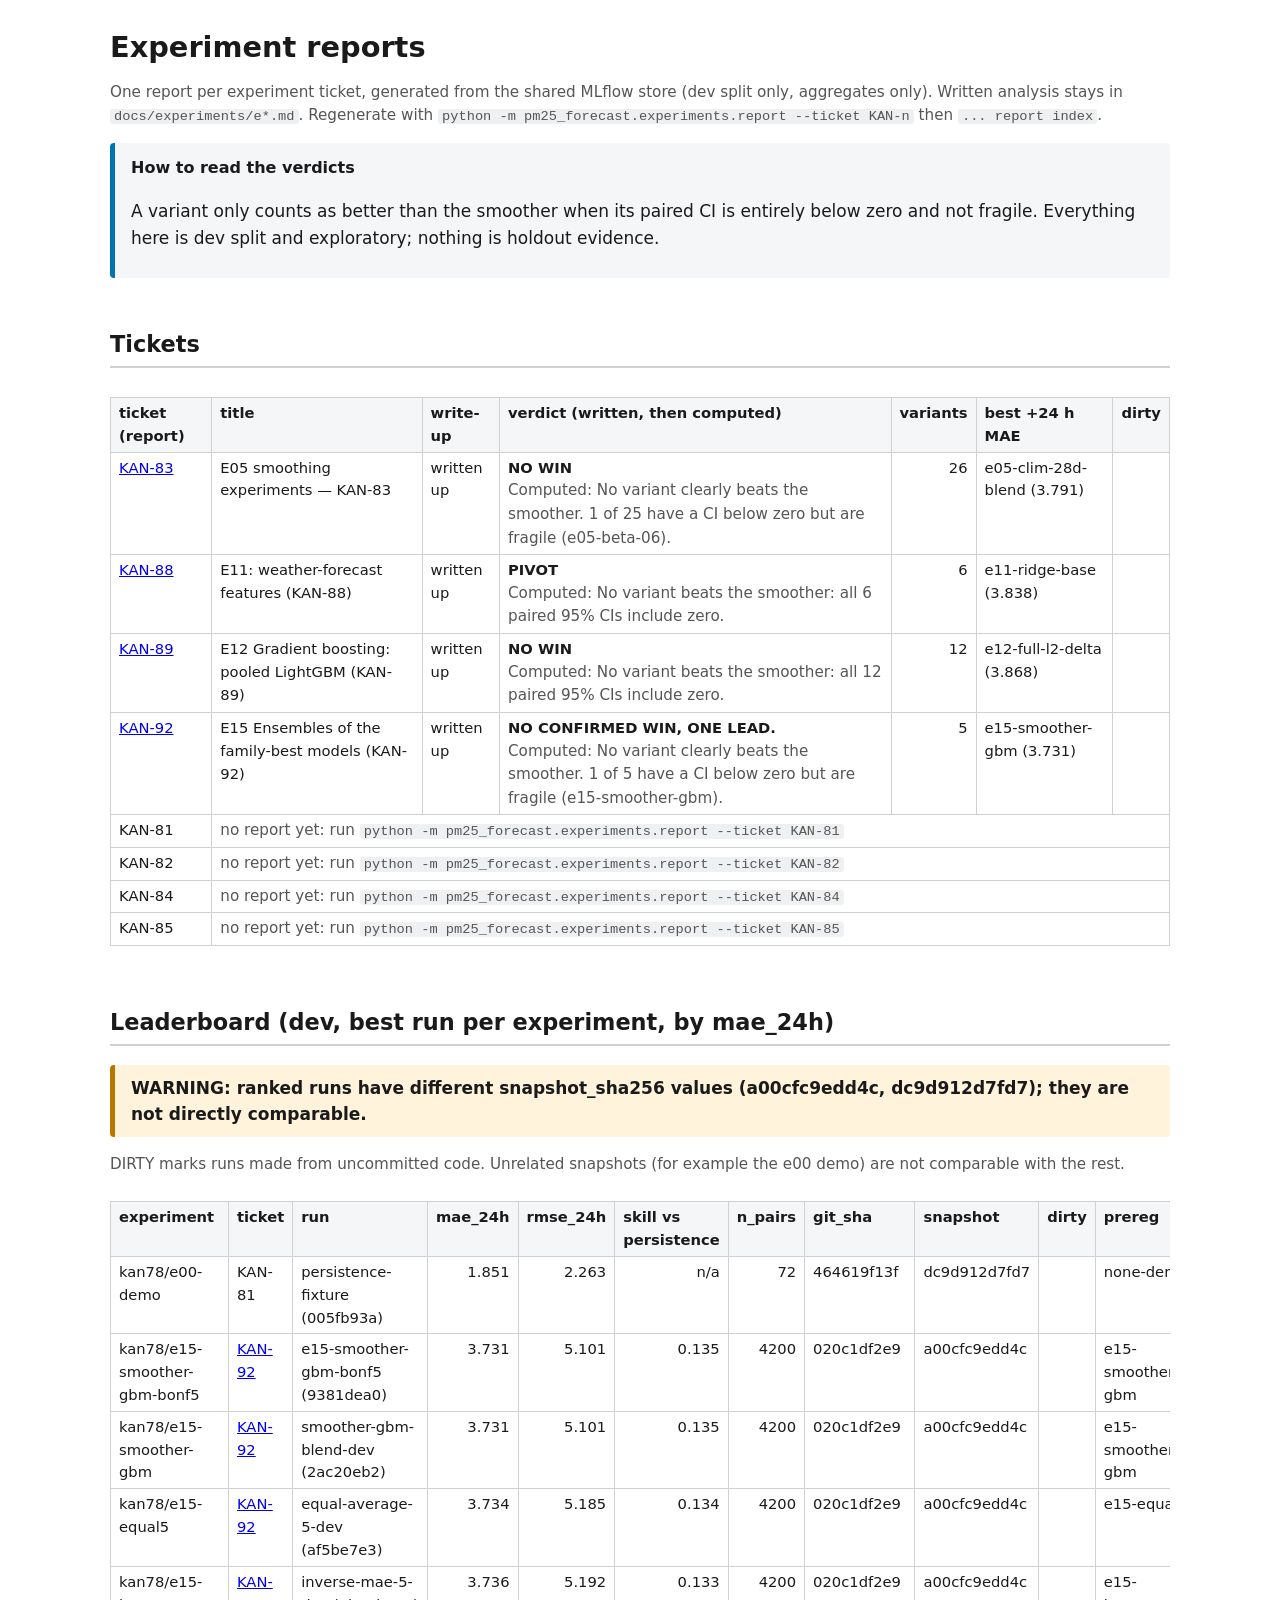
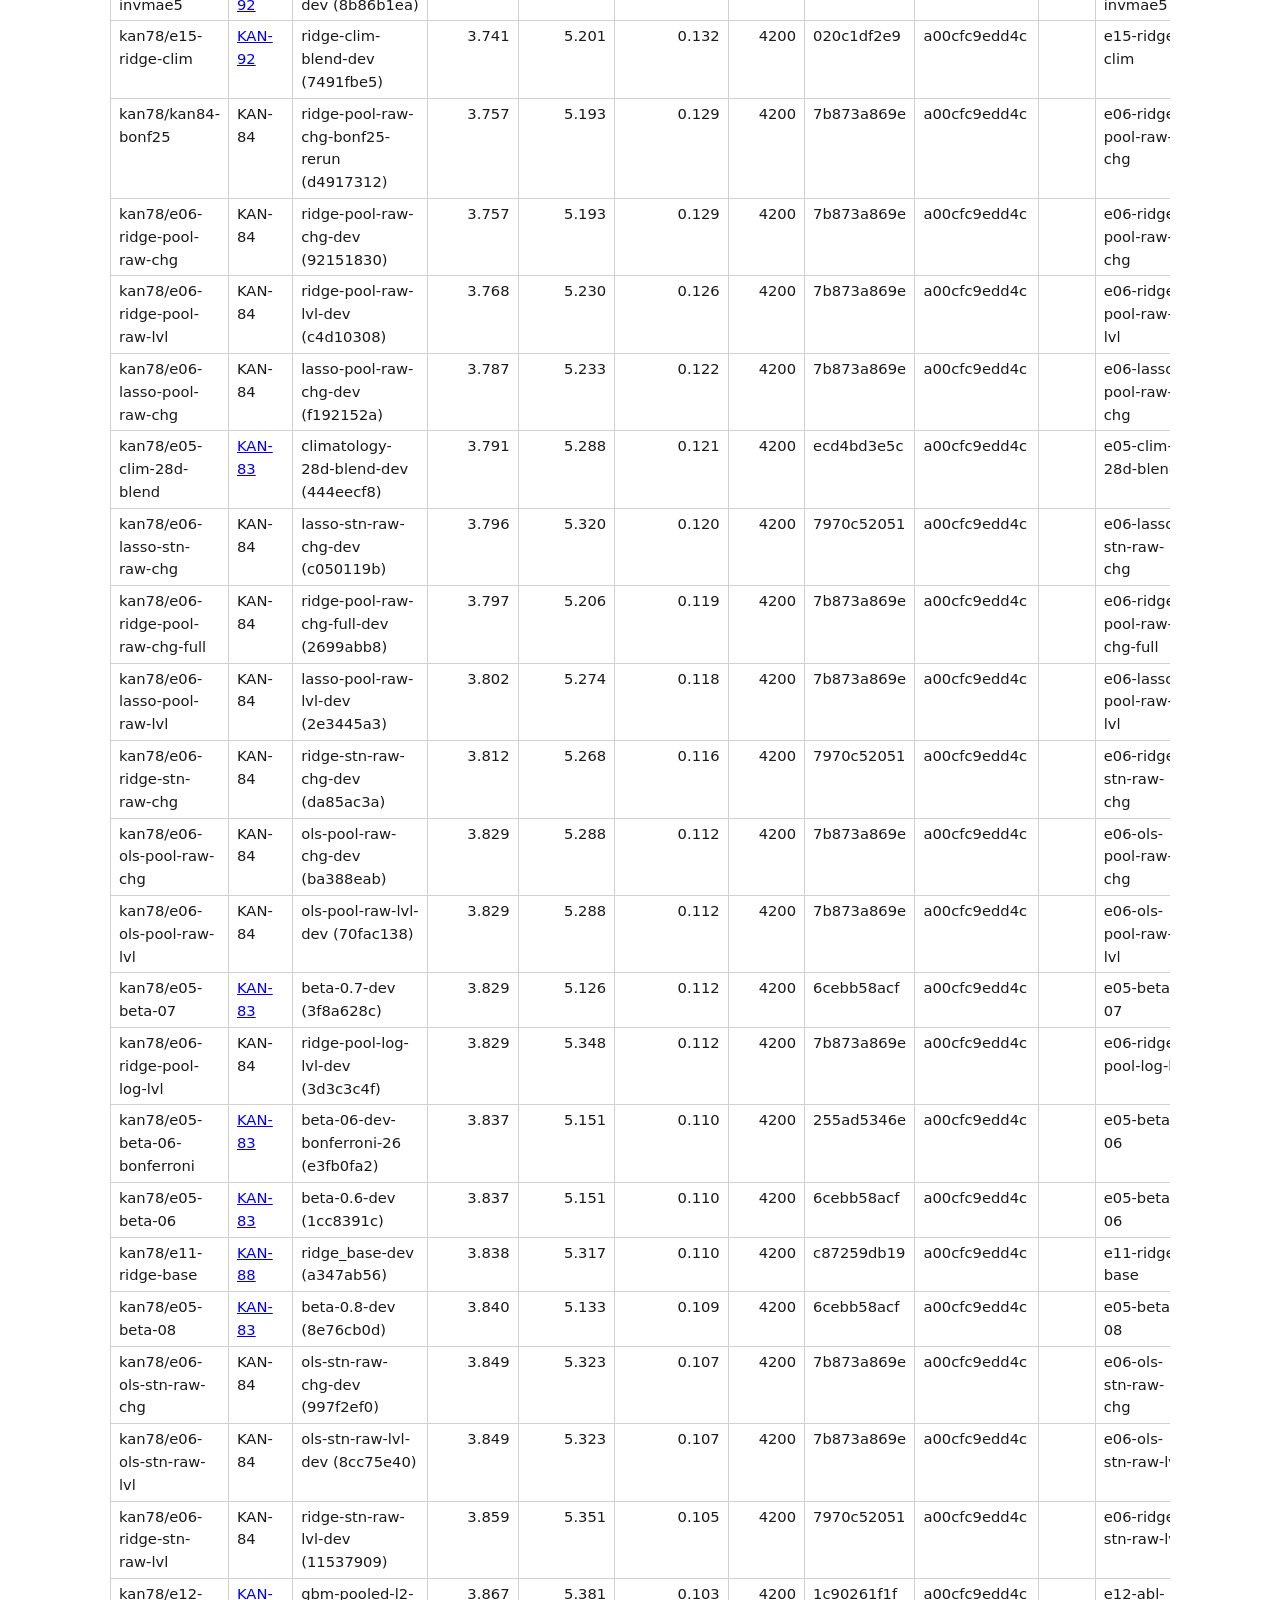
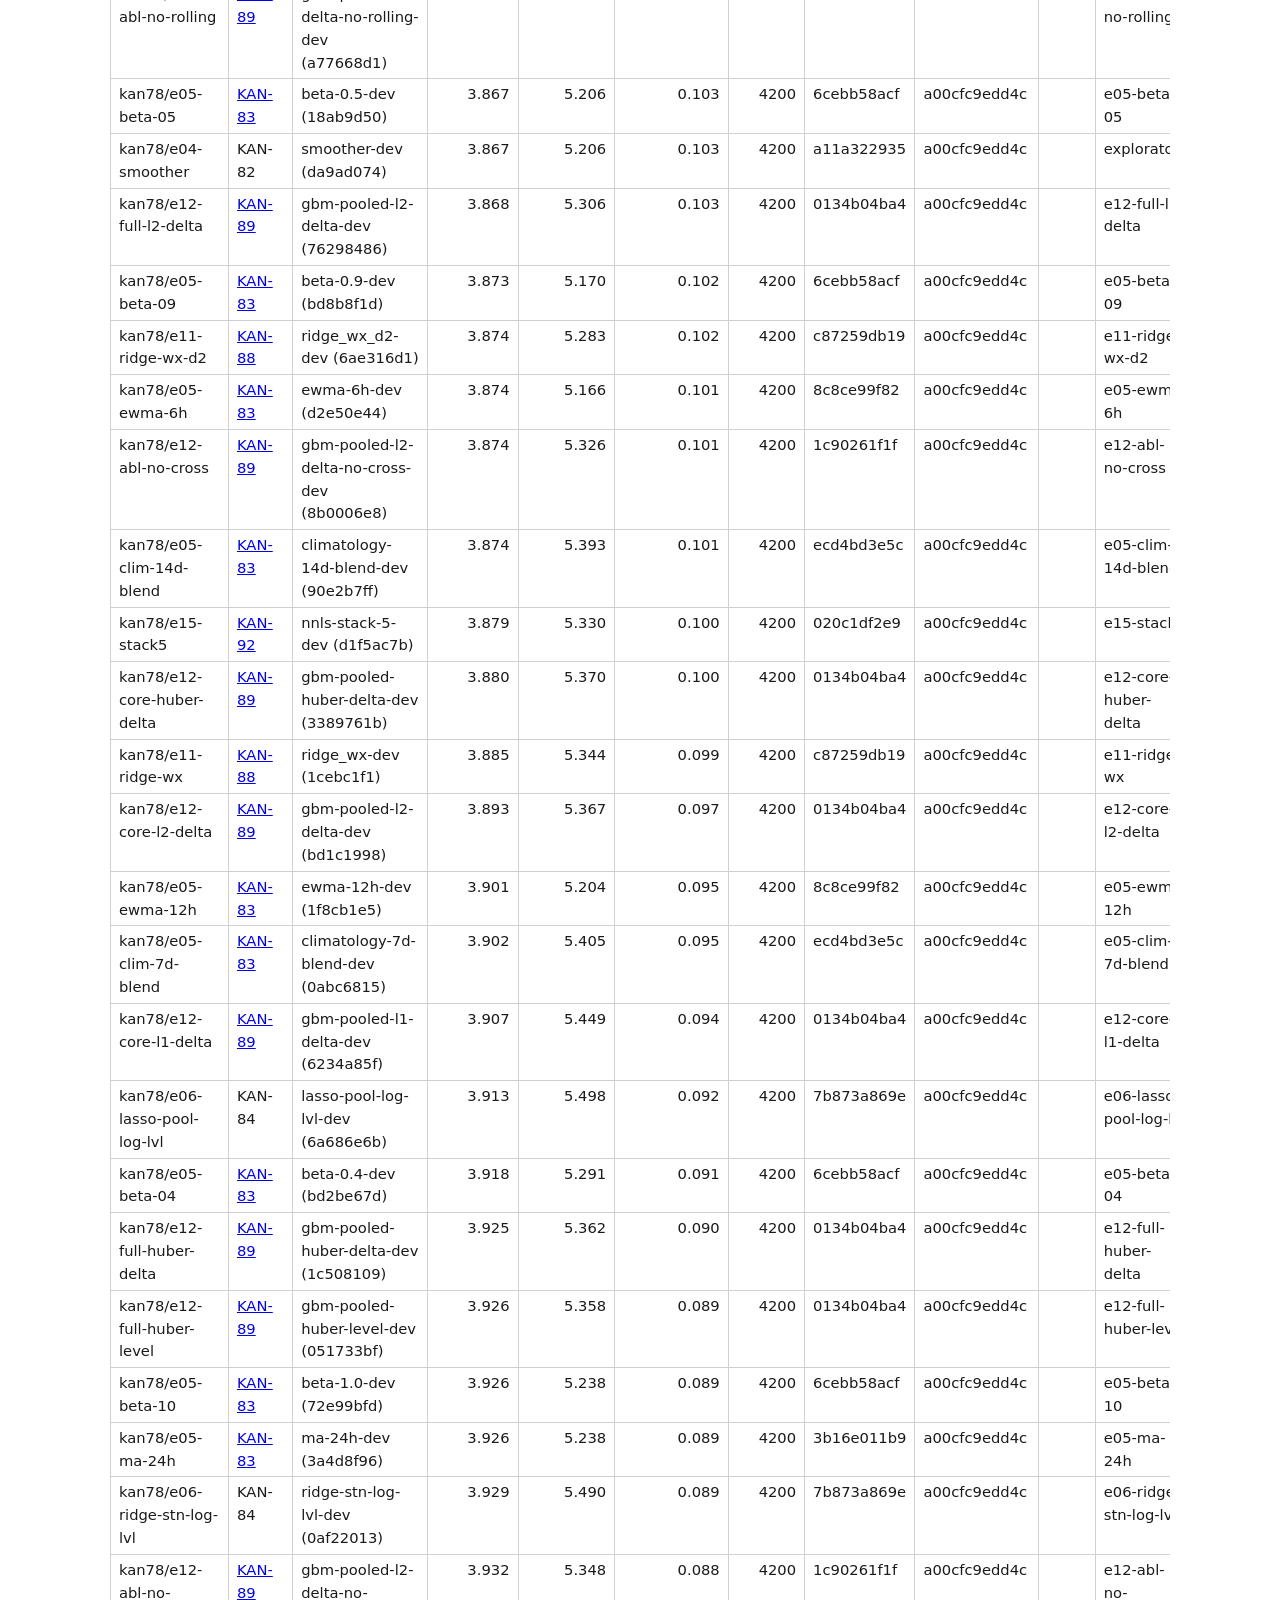
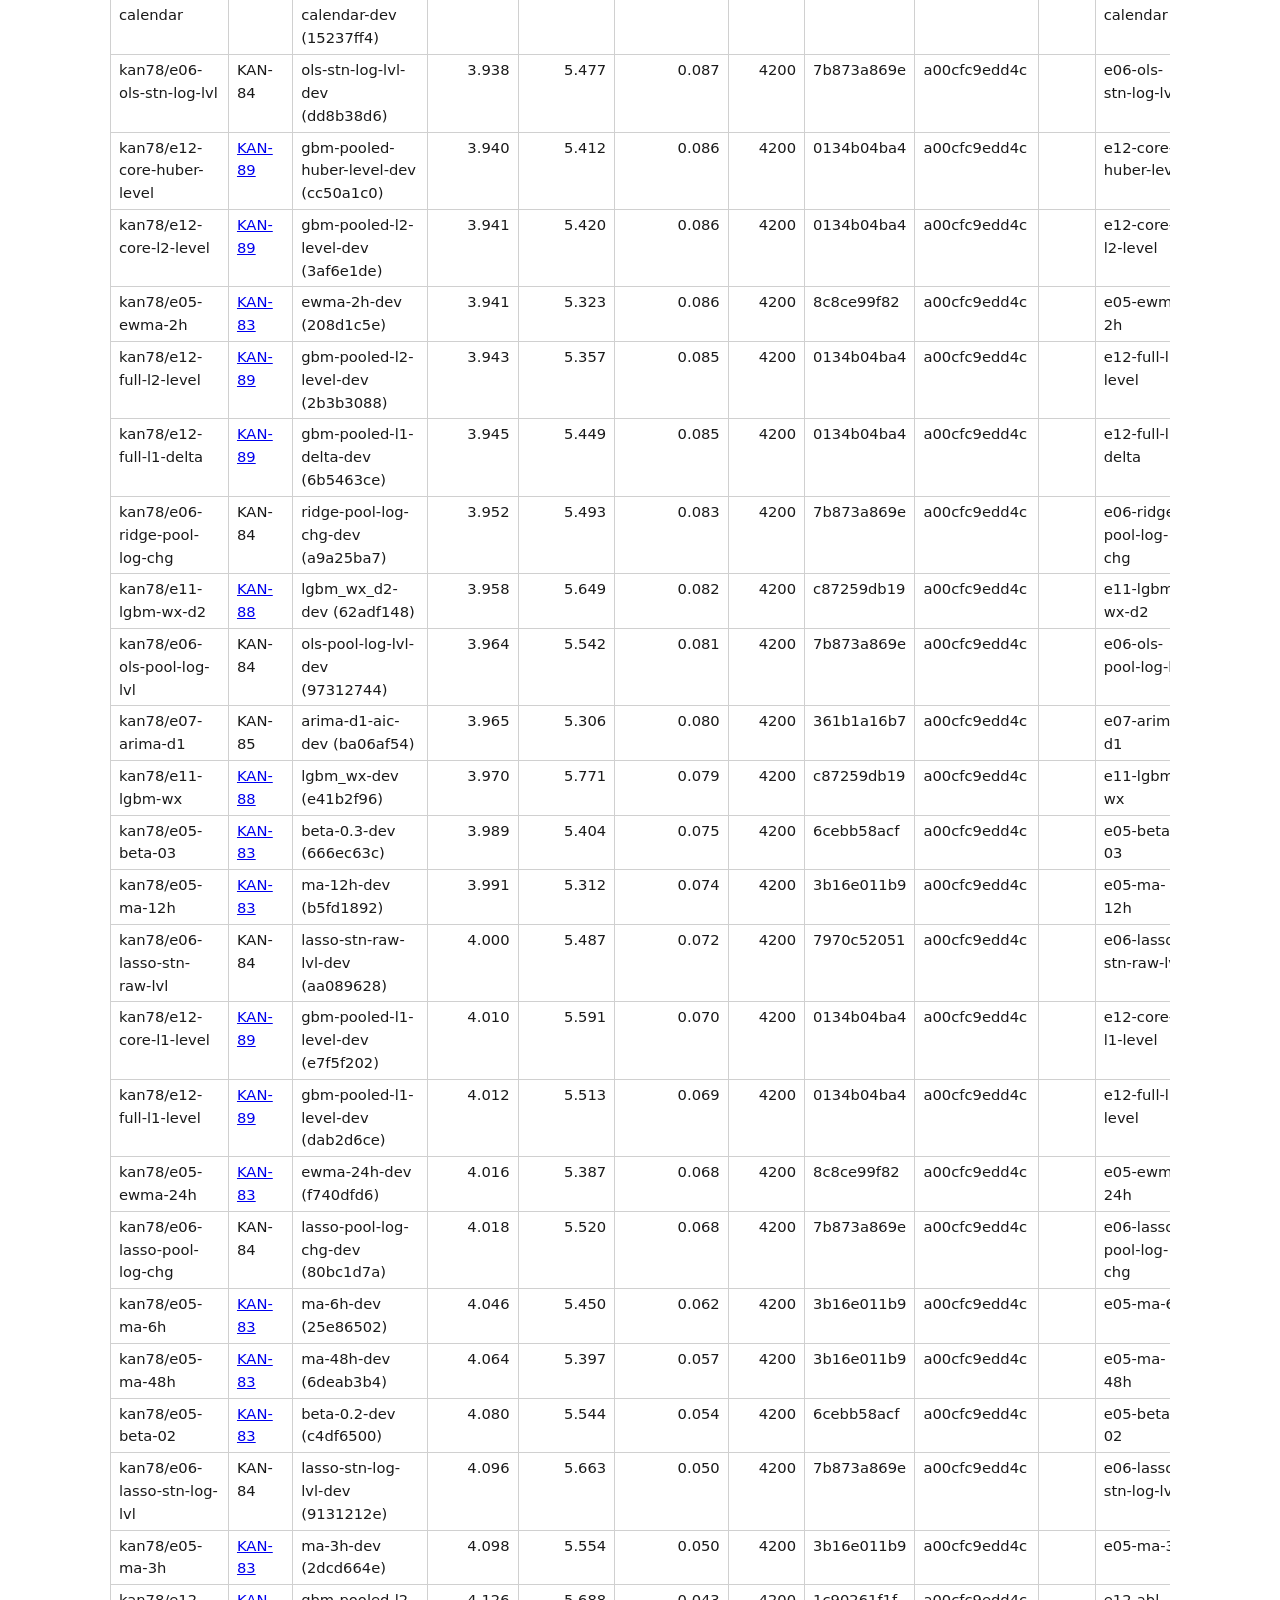
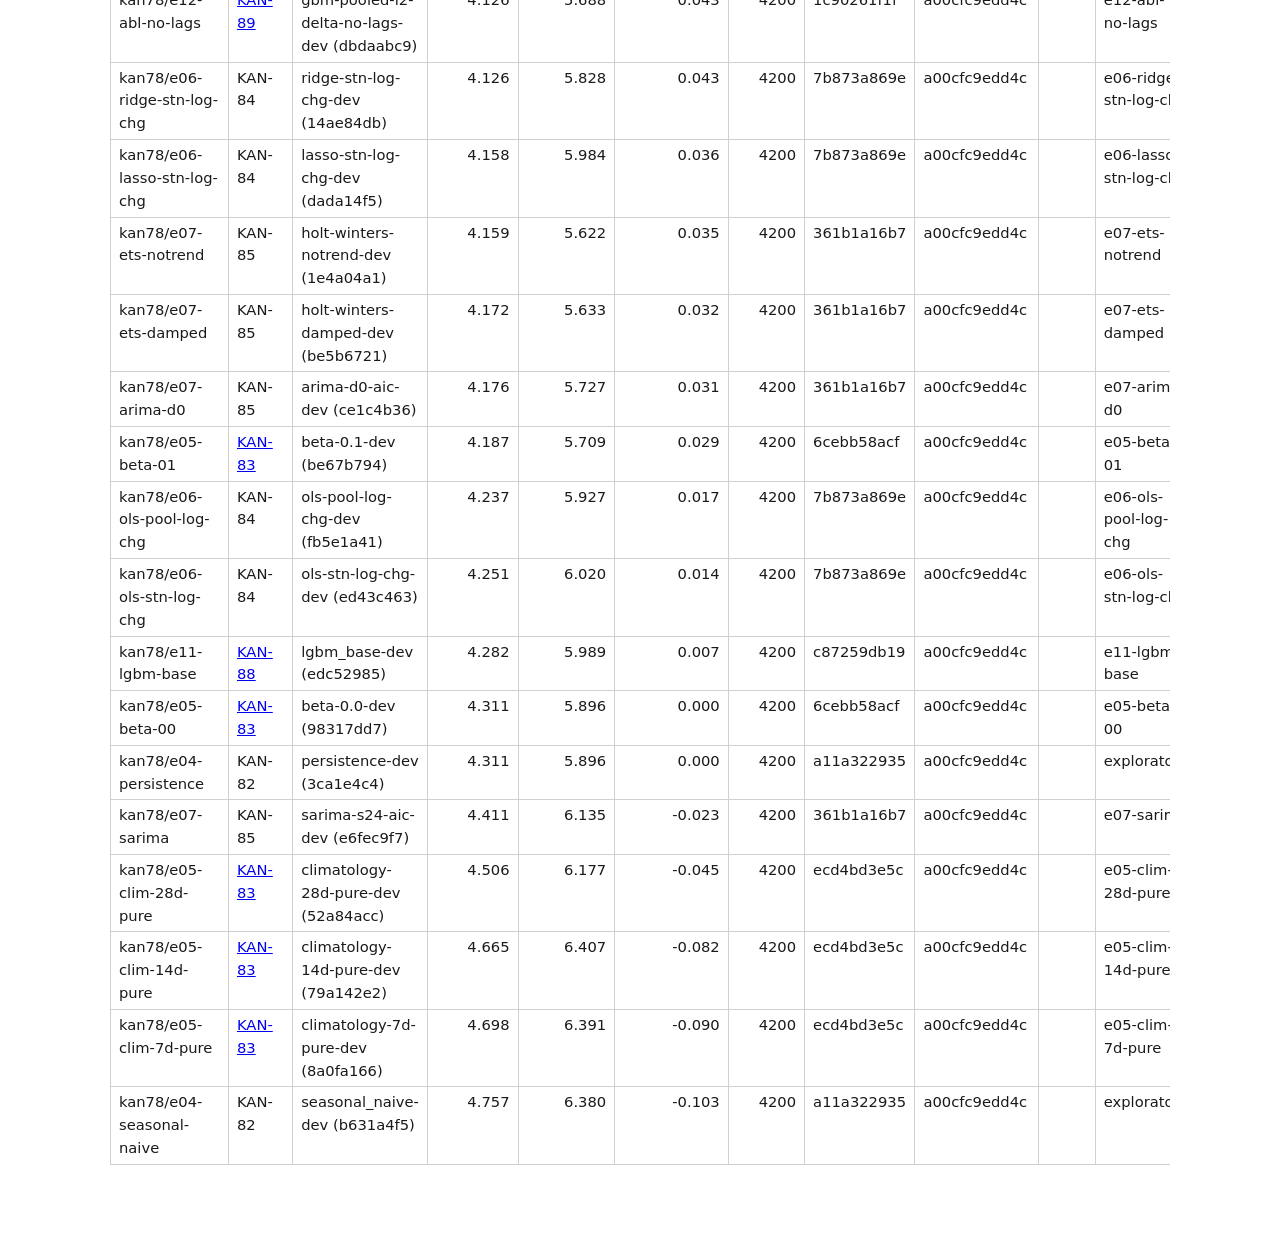
<file: docs/experiments/reports/index.html>
<!doctype html><html lang="en"><head><meta charset="utf-8"><meta name="viewport" content="width=device-width,initial-scale=1"><title>Experiment reports</title><style>
:root{--ink:#1a1a1a;--muted:#555;--line:#d0d0d0;--bg:#fff;--soft:#f4f6f8;--blue:#0072B2;--warn:#FFF4DB;--warnb:#B87800}
*{box-sizing:border-box}
body{font:17px/1.55 system-ui,-apple-system,"Segoe UI",Roboto,sans-serif;color:var(--ink);background:var(--bg);margin:0}
main{max-width:1100px;margin:0 auto;padding:24px 20px 64px}
h1{font-size:1.8rem;line-height:1.25;margin:.2em 0}
h2{font-size:1.4rem;margin-top:2.2em;border-bottom:2px solid var(--line);padding-bottom:.2em}
h3{font-size:1.2rem;margin:1.6em 0 .5em}
.meta{color:var(--muted);font-size:.95rem}
.chip{display:inline-block;border:1px solid var(--line);border-radius:12px;padding:1px 10px;margin:2px 4px 2px 0;font-size:.9rem;background:var(--soft)}
.box{background:var(--soft);border-left:5px solid var(--blue);padding:10px 16px;border-radius:4px;margin:14px 0}
.box h4{margin:.2em 0 .4em;font-size:1rem}
.warn{background:var(--warn);border-left-color:var(--warnb)}
.plot-grid{display:grid;grid-template-columns:minmax(0,2fr) minmax(220px,1fr);gap:18px;align-items:start}
@media (max-width:860px){.plot-grid{grid-template-columns:1fr}}
figure{margin:0}
figure img{max-width:100%;height:auto;border:1px solid var(--line)}
figcaption{font-size:.95rem;color:var(--muted);margin-top:6px}
.scroll{overflow-x:auto}
table{border-collapse:collapse;font-size:.92rem;margin:10px 0}
th,td{border:1px solid var(--line);padding:4px 8px;text-align:left;vertical-align:top}
th{background:var(--soft)}
td.n{text-align:right;font-variant-numeric:tabular-nums}
code{background:#eef0f2;padding:0 4px;border-radius:3px;font-size:.9em}
pre{background:#eef0f2;padding:10px;overflow-x:auto}
.tag{font-weight:600}
.narr{border-top:1px solid var(--line);margin-top:8px}
dl dt{font-weight:600;margin-top:.6em}dl dd{margin:0 0 0 1em}
</style></head><body><main><h1>Experiment reports</h1><p class="meta">One report per experiment ticket, generated from the shared MLflow store (dev split only, aggregates only). Written analysis stays in <code>docs/experiments/e*.md</code>. Regenerate with <code>python -m pm25_forecast.experiments.report --ticket KAN-n</code> then <code>... report index</code>.</p><div class="box"><h4>How to read the verdicts</h4><p>A variant only counts as better than the smoother when its paired CI is entirely below zero and not fragile. Everything here is dev split and exploratory; nothing is holdout evidence.</p></div><h2>Tickets</h2><div class='scroll'><table><thead><tr><th>ticket (report)</th><th>title</th><th>write-up</th><th>verdict (written, then computed)</th><th>variants</th><th>best +24 h MAE</th><th>dirty</th></tr></thead><tbody><tr><td><a href="KAN-83.html">KAN-83</a></td><td>E05 smoothing experiments — KAN-83</td><td>written up</td><td><strong>NO WIN</strong><br><span class='meta'>Computed: No variant clearly beats the smoother. 1 of 25 have a CI below zero but are fragile (e05-beta-06).</span></td><td class='n'>26</td><td>e05-clim-28d-blend (3.791)</td><td></td></tr><tr><td><a href="KAN-88.html">KAN-88</a></td><td>E11: weather-forecast features (KAN-88)</td><td>written up</td><td><strong>PIVOT</strong><br><span class='meta'>Computed: No variant beats the smoother: all 6 paired 95% CIs include zero.</span></td><td class='n'>6</td><td>e11-ridge-base (3.838)</td><td></td></tr><tr><td><a href="KAN-89.html">KAN-89</a></td><td>E12 Gradient boosting: pooled LightGBM (KAN-89)</td><td>written up</td><td><strong>NO WIN</strong><br><span class='meta'>Computed: No variant beats the smoother: all 12 paired 95% CIs include zero.</span></td><td class='n'>12</td><td>e12-full-l2-delta (3.868)</td><td></td></tr><tr><td><a href="KAN-92.html">KAN-92</a></td><td>E15 Ensembles of the family-best models (KAN-92)</td><td>written up</td><td><strong>NO CONFIRMED WIN, ONE LEAD.</strong><br><span class='meta'>Computed: No variant clearly beats the smoother. 1 of 5 have a CI below zero but are fragile (e15-smoother-gbm).</span></td><td class='n'>5</td><td>e15-smoother-gbm (3.731)</td><td></td></tr><tr><td>KAN-81</td><td colspan=6 class='meta'>no report yet: run <code>python -m pm25_forecast.experiments.report --ticket KAN-81</code></td></tr><tr><td>KAN-82</td><td colspan=6 class='meta'>no report yet: run <code>python -m pm25_forecast.experiments.report --ticket KAN-82</code></td></tr><tr><td>KAN-84</td><td colspan=6 class='meta'>no report yet: run <code>python -m pm25_forecast.experiments.report --ticket KAN-84</code></td></tr><tr><td>KAN-85</td><td colspan=6 class='meta'>no report yet: run <code>python -m pm25_forecast.experiments.report --ticket KAN-85</code></td></tr></tbody></table></div><h2>Leaderboard (dev, best run per experiment, by mae_24h)</h2><div class="box warn"><strong>WARNING: ranked runs have different snapshot_sha256 values (a00cfc9edd4c, dc9d912d7fd7); they are not directly comparable.</strong></div><p class='meta'>DIRTY marks runs made from uncommitted code. Unrelated snapshots (for example the e00 demo) are not comparable with the rest.</p><div class='scroll'><table><thead><tr><th>experiment</th><th>ticket</th><th>run</th><th>mae_24h</th><th>rmse_24h</th><th>skill vs persistence</th><th>n_pairs</th><th>git_sha</th><th>snapshot</th><th>dirty</th><th>prereg</th></tr></thead><tbody><tr><td>kan78/e00-demo</td><td>KAN-81</td><td>persistence-fixture (005fb93a)</td><td class=n>1.851</td><td class=n>2.263</td><td class=n>n/a</td><td class=n>72</td><td>464619f13f</td><td>dc9d912d7fd7</td><td></td><td>none-demo</td></tr><tr><td>kan78/e15-smoother-gbm-bonf5</td><td><a href="KAN-92.html">KAN-92</a></td><td>e15-smoother-gbm-bonf5 (9381dea0)</td><td class=n>3.731</td><td class=n>5.101</td><td class=n>0.135</td><td class=n>4200</td><td>020c1df2e9</td><td>a00cfc9edd4c</td><td></td><td>e15-smoother-gbm</td></tr><tr><td>kan78/e15-smoother-gbm</td><td><a href="KAN-92.html">KAN-92</a></td><td>smoother-gbm-blend-dev (2ac20eb2)</td><td class=n>3.731</td><td class=n>5.101</td><td class=n>0.135</td><td class=n>4200</td><td>020c1df2e9</td><td>a00cfc9edd4c</td><td></td><td>e15-smoother-gbm</td></tr><tr><td>kan78/e15-equal5</td><td><a href="KAN-92.html">KAN-92</a></td><td>equal-average-5-dev (af5be7e3)</td><td class=n>3.734</td><td class=n>5.185</td><td class=n>0.134</td><td class=n>4200</td><td>020c1df2e9</td><td>a00cfc9edd4c</td><td></td><td>e15-equal5</td></tr><tr><td>kan78/e15-invmae5</td><td><a href="KAN-92.html">KAN-92</a></td><td>inverse-mae-5-dev (8b86b1ea)</td><td class=n>3.736</td><td class=n>5.192</td><td class=n>0.133</td><td class=n>4200</td><td>020c1df2e9</td><td>a00cfc9edd4c</td><td></td><td>e15-invmae5</td></tr><tr><td>kan78/e15-ridge-clim</td><td><a href="KAN-92.html">KAN-92</a></td><td>ridge-clim-blend-dev (7491fbe5)</td><td class=n>3.741</td><td class=n>5.201</td><td class=n>0.132</td><td class=n>4200</td><td>020c1df2e9</td><td>a00cfc9edd4c</td><td></td><td>e15-ridge-clim</td></tr><tr><td>kan78/kan84-bonf25</td><td>KAN-84</td><td>ridge-pool-raw-chg-bonf25-rerun (d4917312)</td><td class=n>3.757</td><td class=n>5.193</td><td class=n>0.129</td><td class=n>4200</td><td>7b873a869e</td><td>a00cfc9edd4c</td><td></td><td>e06-ridge-pool-raw-chg</td></tr><tr><td>kan78/e06-ridge-pool-raw-chg</td><td>KAN-84</td><td>ridge-pool-raw-chg-dev (92151830)</td><td class=n>3.757</td><td class=n>5.193</td><td class=n>0.129</td><td class=n>4200</td><td>7b873a869e</td><td>a00cfc9edd4c</td><td></td><td>e06-ridge-pool-raw-chg</td></tr><tr><td>kan78/e06-ridge-pool-raw-lvl</td><td>KAN-84</td><td>ridge-pool-raw-lvl-dev (c4d10308)</td><td class=n>3.768</td><td class=n>5.230</td><td class=n>0.126</td><td class=n>4200</td><td>7b873a869e</td><td>a00cfc9edd4c</td><td></td><td>e06-ridge-pool-raw-lvl</td></tr><tr><td>kan78/e06-lasso-pool-raw-chg</td><td>KAN-84</td><td>lasso-pool-raw-chg-dev (f192152a)</td><td class=n>3.787</td><td class=n>5.233</td><td class=n>0.122</td><td class=n>4200</td><td>7b873a869e</td><td>a00cfc9edd4c</td><td></td><td>e06-lasso-pool-raw-chg</td></tr><tr><td>kan78/e05-clim-28d-blend</td><td><a href="KAN-83.html">KAN-83</a></td><td>climatology-28d-blend-dev (444eecf8)</td><td class=n>3.791</td><td class=n>5.288</td><td class=n>0.121</td><td class=n>4200</td><td>ecd4bd3e5c</td><td>a00cfc9edd4c</td><td></td><td>e05-clim-28d-blend</td></tr><tr><td>kan78/e06-lasso-stn-raw-chg</td><td>KAN-84</td><td>lasso-stn-raw-chg-dev (c050119b)</td><td class=n>3.796</td><td class=n>5.320</td><td class=n>0.120</td><td class=n>4200</td><td>7970c52051</td><td>a00cfc9edd4c</td><td></td><td>e06-lasso-stn-raw-chg</td></tr><tr><td>kan78/e06-ridge-pool-raw-chg-full</td><td>KAN-84</td><td>ridge-pool-raw-chg-full-dev (2699abb8)</td><td class=n>3.797</td><td class=n>5.206</td><td class=n>0.119</td><td class=n>4200</td><td>7b873a869e</td><td>a00cfc9edd4c</td><td></td><td>e06-ridge-pool-raw-chg-full</td></tr><tr><td>kan78/e06-lasso-pool-raw-lvl</td><td>KAN-84</td><td>lasso-pool-raw-lvl-dev (2e3445a3)</td><td class=n>3.802</td><td class=n>5.274</td><td class=n>0.118</td><td class=n>4200</td><td>7b873a869e</td><td>a00cfc9edd4c</td><td></td><td>e06-lasso-pool-raw-lvl</td></tr><tr><td>kan78/e06-ridge-stn-raw-chg</td><td>KAN-84</td><td>ridge-stn-raw-chg-dev (da85ac3a)</td><td class=n>3.812</td><td class=n>5.268</td><td class=n>0.116</td><td class=n>4200</td><td>7970c52051</td><td>a00cfc9edd4c</td><td></td><td>e06-ridge-stn-raw-chg</td></tr><tr><td>kan78/e06-ols-pool-raw-chg</td><td>KAN-84</td><td>ols-pool-raw-chg-dev (ba388eab)</td><td class=n>3.829</td><td class=n>5.288</td><td class=n>0.112</td><td class=n>4200</td><td>7b873a869e</td><td>a00cfc9edd4c</td><td></td><td>e06-ols-pool-raw-chg</td></tr><tr><td>kan78/e06-ols-pool-raw-lvl</td><td>KAN-84</td><td>ols-pool-raw-lvl-dev (70fac138)</td><td class=n>3.829</td><td class=n>5.288</td><td class=n>0.112</td><td class=n>4200</td><td>7b873a869e</td><td>a00cfc9edd4c</td><td></td><td>e06-ols-pool-raw-lvl</td></tr><tr><td>kan78/e05-beta-07</td><td><a href="KAN-83.html">KAN-83</a></td><td>beta-0.7-dev (3f8a628c)</td><td class=n>3.829</td><td class=n>5.126</td><td class=n>0.112</td><td class=n>4200</td><td>6cebb58acf</td><td>a00cfc9edd4c</td><td></td><td>e05-beta-07</td></tr><tr><td>kan78/e06-ridge-pool-log-lvl</td><td>KAN-84</td><td>ridge-pool-log-lvl-dev (3d3c3c4f)</td><td class=n>3.829</td><td class=n>5.348</td><td class=n>0.112</td><td class=n>4200</td><td>7b873a869e</td><td>a00cfc9edd4c</td><td></td><td>e06-ridge-pool-log-lvl</td></tr><tr><td>kan78/e05-beta-06-bonferroni</td><td><a href="KAN-83.html">KAN-83</a></td><td>beta-06-dev-bonferroni-26 (e3fb0fa2)</td><td class=n>3.837</td><td class=n>5.151</td><td class=n>0.110</td><td class=n>4200</td><td>255ad5346e</td><td>a00cfc9edd4c</td><td></td><td>e05-beta-06</td></tr><tr><td>kan78/e05-beta-06</td><td><a href="KAN-83.html">KAN-83</a></td><td>beta-0.6-dev (1cc8391c)</td><td class=n>3.837</td><td class=n>5.151</td><td class=n>0.110</td><td class=n>4200</td><td>6cebb58acf</td><td>a00cfc9edd4c</td><td></td><td>e05-beta-06</td></tr><tr><td>kan78/e11-ridge-base</td><td><a href="KAN-88.html">KAN-88</a></td><td>ridge_base-dev (a347ab56)</td><td class=n>3.838</td><td class=n>5.317</td><td class=n>0.110</td><td class=n>4200</td><td>c87259db19</td><td>a00cfc9edd4c</td><td></td><td>e11-ridge-base</td></tr><tr><td>kan78/e05-beta-08</td><td><a href="KAN-83.html">KAN-83</a></td><td>beta-0.8-dev (8e76cb0d)</td><td class=n>3.840</td><td class=n>5.133</td><td class=n>0.109</td><td class=n>4200</td><td>6cebb58acf</td><td>a00cfc9edd4c</td><td></td><td>e05-beta-08</td></tr><tr><td>kan78/e06-ols-stn-raw-chg</td><td>KAN-84</td><td>ols-stn-raw-chg-dev (997f2ef0)</td><td class=n>3.849</td><td class=n>5.323</td><td class=n>0.107</td><td class=n>4200</td><td>7b873a869e</td><td>a00cfc9edd4c</td><td></td><td>e06-ols-stn-raw-chg</td></tr><tr><td>kan78/e06-ols-stn-raw-lvl</td><td>KAN-84</td><td>ols-stn-raw-lvl-dev (8cc75e40)</td><td class=n>3.849</td><td class=n>5.323</td><td class=n>0.107</td><td class=n>4200</td><td>7b873a869e</td><td>a00cfc9edd4c</td><td></td><td>e06-ols-stn-raw-lvl</td></tr><tr><td>kan78/e06-ridge-stn-raw-lvl</td><td>KAN-84</td><td>ridge-stn-raw-lvl-dev (11537909)</td><td class=n>3.859</td><td class=n>5.351</td><td class=n>0.105</td><td class=n>4200</td><td>7970c52051</td><td>a00cfc9edd4c</td><td></td><td>e06-ridge-stn-raw-lvl</td></tr><tr><td>kan78/e12-abl-no-rolling</td><td><a href="KAN-89.html">KAN-89</a></td><td>gbm-pooled-l2-delta-no-rolling-dev (a77668d1)</td><td class=n>3.867</td><td class=n>5.381</td><td class=n>0.103</td><td class=n>4200</td><td>1c90261f1f</td><td>a00cfc9edd4c</td><td></td><td>e12-abl-no-rolling</td></tr><tr><td>kan78/e05-beta-05</td><td><a href="KAN-83.html">KAN-83</a></td><td>beta-0.5-dev (18ab9d50)</td><td class=n>3.867</td><td class=n>5.206</td><td class=n>0.103</td><td class=n>4200</td><td>6cebb58acf</td><td>a00cfc9edd4c</td><td></td><td>e05-beta-05</td></tr><tr><td>kan78/e04-smoother</td><td>KAN-82</td><td>smoother-dev (da9ad074)</td><td class=n>3.867</td><td class=n>5.206</td><td class=n>0.103</td><td class=n>4200</td><td>a11a322935</td><td>a00cfc9edd4c</td><td></td><td>exploratory</td></tr><tr><td>kan78/e12-full-l2-delta</td><td><a href="KAN-89.html">KAN-89</a></td><td>gbm-pooled-l2-delta-dev (76298486)</td><td class=n>3.868</td><td class=n>5.306</td><td class=n>0.103</td><td class=n>4200</td><td>0134b04ba4</td><td>a00cfc9edd4c</td><td></td><td>e12-full-l2-delta</td></tr><tr><td>kan78/e05-beta-09</td><td><a href="KAN-83.html">KAN-83</a></td><td>beta-0.9-dev (bd8b8f1d)</td><td class=n>3.873</td><td class=n>5.170</td><td class=n>0.102</td><td class=n>4200</td><td>6cebb58acf</td><td>a00cfc9edd4c</td><td></td><td>e05-beta-09</td></tr><tr><td>kan78/e11-ridge-wx-d2</td><td><a href="KAN-88.html">KAN-88</a></td><td>ridge_wx_d2-dev (6ae316d1)</td><td class=n>3.874</td><td class=n>5.283</td><td class=n>0.102</td><td class=n>4200</td><td>c87259db19</td><td>a00cfc9edd4c</td><td></td><td>e11-ridge-wx-d2</td></tr><tr><td>kan78/e05-ewma-6h</td><td><a href="KAN-83.html">KAN-83</a></td><td>ewma-6h-dev (d2e50e44)</td><td class=n>3.874</td><td class=n>5.166</td><td class=n>0.101</td><td class=n>4200</td><td>8c8ce99f82</td><td>a00cfc9edd4c</td><td></td><td>e05-ewma-6h</td></tr><tr><td>kan78/e12-abl-no-cross</td><td><a href="KAN-89.html">KAN-89</a></td><td>gbm-pooled-l2-delta-no-cross-dev (8b0006e8)</td><td class=n>3.874</td><td class=n>5.326</td><td class=n>0.101</td><td class=n>4200</td><td>1c90261f1f</td><td>a00cfc9edd4c</td><td></td><td>e12-abl-no-cross</td></tr><tr><td>kan78/e05-clim-14d-blend</td><td><a href="KAN-83.html">KAN-83</a></td><td>climatology-14d-blend-dev (90e2b7ff)</td><td class=n>3.874</td><td class=n>5.393</td><td class=n>0.101</td><td class=n>4200</td><td>ecd4bd3e5c</td><td>a00cfc9edd4c</td><td></td><td>e05-clim-14d-blend</td></tr><tr><td>kan78/e15-stack5</td><td><a href="KAN-92.html">KAN-92</a></td><td>nnls-stack-5-dev (d1f5ac7b)</td><td class=n>3.879</td><td class=n>5.330</td><td class=n>0.100</td><td class=n>4200</td><td>020c1df2e9</td><td>a00cfc9edd4c</td><td></td><td>e15-stack5</td></tr><tr><td>kan78/e12-core-huber-delta</td><td><a href="KAN-89.html">KAN-89</a></td><td>gbm-pooled-huber-delta-dev (3389761b)</td><td class=n>3.880</td><td class=n>5.370</td><td class=n>0.100</td><td class=n>4200</td><td>0134b04ba4</td><td>a00cfc9edd4c</td><td></td><td>e12-core-huber-delta</td></tr><tr><td>kan78/e11-ridge-wx</td><td><a href="KAN-88.html">KAN-88</a></td><td>ridge_wx-dev (1cebc1f1)</td><td class=n>3.885</td><td class=n>5.344</td><td class=n>0.099</td><td class=n>4200</td><td>c87259db19</td><td>a00cfc9edd4c</td><td></td><td>e11-ridge-wx</td></tr><tr><td>kan78/e12-core-l2-delta</td><td><a href="KAN-89.html">KAN-89</a></td><td>gbm-pooled-l2-delta-dev (bd1c1998)</td><td class=n>3.893</td><td class=n>5.367</td><td class=n>0.097</td><td class=n>4200</td><td>0134b04ba4</td><td>a00cfc9edd4c</td><td></td><td>e12-core-l2-delta</td></tr><tr><td>kan78/e05-ewma-12h</td><td><a href="KAN-83.html">KAN-83</a></td><td>ewma-12h-dev (1f8cb1e5)</td><td class=n>3.901</td><td class=n>5.204</td><td class=n>0.095</td><td class=n>4200</td><td>8c8ce99f82</td><td>a00cfc9edd4c</td><td></td><td>e05-ewma-12h</td></tr><tr><td>kan78/e05-clim-7d-blend</td><td><a href="KAN-83.html">KAN-83</a></td><td>climatology-7d-blend-dev (0abc6815)</td><td class=n>3.902</td><td class=n>5.405</td><td class=n>0.095</td><td class=n>4200</td><td>ecd4bd3e5c</td><td>a00cfc9edd4c</td><td></td><td>e05-clim-7d-blend</td></tr><tr><td>kan78/e12-core-l1-delta</td><td><a href="KAN-89.html">KAN-89</a></td><td>gbm-pooled-l1-delta-dev (6234a85f)</td><td class=n>3.907</td><td class=n>5.449</td><td class=n>0.094</td><td class=n>4200</td><td>0134b04ba4</td><td>a00cfc9edd4c</td><td></td><td>e12-core-l1-delta</td></tr><tr><td>kan78/e06-lasso-pool-log-lvl</td><td>KAN-84</td><td>lasso-pool-log-lvl-dev (6a686e6b)</td><td class=n>3.913</td><td class=n>5.498</td><td class=n>0.092</td><td class=n>4200</td><td>7b873a869e</td><td>a00cfc9edd4c</td><td></td><td>e06-lasso-pool-log-lvl</td></tr><tr><td>kan78/e05-beta-04</td><td><a href="KAN-83.html">KAN-83</a></td><td>beta-0.4-dev (bd2be67d)</td><td class=n>3.918</td><td class=n>5.291</td><td class=n>0.091</td><td class=n>4200</td><td>6cebb58acf</td><td>a00cfc9edd4c</td><td></td><td>e05-beta-04</td></tr><tr><td>kan78/e12-full-huber-delta</td><td><a href="KAN-89.html">KAN-89</a></td><td>gbm-pooled-huber-delta-dev (1c508109)</td><td class=n>3.925</td><td class=n>5.362</td><td class=n>0.090</td><td class=n>4200</td><td>0134b04ba4</td><td>a00cfc9edd4c</td><td></td><td>e12-full-huber-delta</td></tr><tr><td>kan78/e12-full-huber-level</td><td><a href="KAN-89.html">KAN-89</a></td><td>gbm-pooled-huber-level-dev (051733bf)</td><td class=n>3.926</td><td class=n>5.358</td><td class=n>0.089</td><td class=n>4200</td><td>0134b04ba4</td><td>a00cfc9edd4c</td><td></td><td>e12-full-huber-level</td></tr><tr><td>kan78/e05-beta-10</td><td><a href="KAN-83.html">KAN-83</a></td><td>beta-1.0-dev (72e99bfd)</td><td class=n>3.926</td><td class=n>5.238</td><td class=n>0.089</td><td class=n>4200</td><td>6cebb58acf</td><td>a00cfc9edd4c</td><td></td><td>e05-beta-10</td></tr><tr><td>kan78/e05-ma-24h</td><td><a href="KAN-83.html">KAN-83</a></td><td>ma-24h-dev (3a4d8f96)</td><td class=n>3.926</td><td class=n>5.238</td><td class=n>0.089</td><td class=n>4200</td><td>3b16e011b9</td><td>a00cfc9edd4c</td><td></td><td>e05-ma-24h</td></tr><tr><td>kan78/e06-ridge-stn-log-lvl</td><td>KAN-84</td><td>ridge-stn-log-lvl-dev (0af22013)</td><td class=n>3.929</td><td class=n>5.490</td><td class=n>0.089</td><td class=n>4200</td><td>7b873a869e</td><td>a00cfc9edd4c</td><td></td><td>e06-ridge-stn-log-lvl</td></tr><tr><td>kan78/e12-abl-no-calendar</td><td><a href="KAN-89.html">KAN-89</a></td><td>gbm-pooled-l2-delta-no-calendar-dev (15237ff4)</td><td class=n>3.932</td><td class=n>5.348</td><td class=n>0.088</td><td class=n>4200</td><td>1c90261f1f</td><td>a00cfc9edd4c</td><td></td><td>e12-abl-no-calendar</td></tr><tr><td>kan78/e06-ols-stn-log-lvl</td><td>KAN-84</td><td>ols-stn-log-lvl-dev (dd8b38d6)</td><td class=n>3.938</td><td class=n>5.477</td><td class=n>0.087</td><td class=n>4200</td><td>7b873a869e</td><td>a00cfc9edd4c</td><td></td><td>e06-ols-stn-log-lvl</td></tr><tr><td>kan78/e12-core-huber-level</td><td><a href="KAN-89.html">KAN-89</a></td><td>gbm-pooled-huber-level-dev (cc50a1c0)</td><td class=n>3.940</td><td class=n>5.412</td><td class=n>0.086</td><td class=n>4200</td><td>0134b04ba4</td><td>a00cfc9edd4c</td><td></td><td>e12-core-huber-level</td></tr><tr><td>kan78/e12-core-l2-level</td><td><a href="KAN-89.html">KAN-89</a></td><td>gbm-pooled-l2-level-dev (3af6e1de)</td><td class=n>3.941</td><td class=n>5.420</td><td class=n>0.086</td><td class=n>4200</td><td>0134b04ba4</td><td>a00cfc9edd4c</td><td></td><td>e12-core-l2-level</td></tr><tr><td>kan78/e05-ewma-2h</td><td><a href="KAN-83.html">KAN-83</a></td><td>ewma-2h-dev (208d1c5e)</td><td class=n>3.941</td><td class=n>5.323</td><td class=n>0.086</td><td class=n>4200</td><td>8c8ce99f82</td><td>a00cfc9edd4c</td><td></td><td>e05-ewma-2h</td></tr><tr><td>kan78/e12-full-l2-level</td><td><a href="KAN-89.html">KAN-89</a></td><td>gbm-pooled-l2-level-dev (2b3b3088)</td><td class=n>3.943</td><td class=n>5.357</td><td class=n>0.085</td><td class=n>4200</td><td>0134b04ba4</td><td>a00cfc9edd4c</td><td></td><td>e12-full-l2-level</td></tr><tr><td>kan78/e12-full-l1-delta</td><td><a href="KAN-89.html">KAN-89</a></td><td>gbm-pooled-l1-delta-dev (6b5463ce)</td><td class=n>3.945</td><td class=n>5.449</td><td class=n>0.085</td><td class=n>4200</td><td>0134b04ba4</td><td>a00cfc9edd4c</td><td></td><td>e12-full-l1-delta</td></tr><tr><td>kan78/e06-ridge-pool-log-chg</td><td>KAN-84</td><td>ridge-pool-log-chg-dev (a9a25ba7)</td><td class=n>3.952</td><td class=n>5.493</td><td class=n>0.083</td><td class=n>4200</td><td>7b873a869e</td><td>a00cfc9edd4c</td><td></td><td>e06-ridge-pool-log-chg</td></tr><tr><td>kan78/e11-lgbm-wx-d2</td><td><a href="KAN-88.html">KAN-88</a></td><td>lgbm_wx_d2-dev (62adf148)</td><td class=n>3.958</td><td class=n>5.649</td><td class=n>0.082</td><td class=n>4200</td><td>c87259db19</td><td>a00cfc9edd4c</td><td></td><td>e11-lgbm-wx-d2</td></tr><tr><td>kan78/e06-ols-pool-log-lvl</td><td>KAN-84</td><td>ols-pool-log-lvl-dev (97312744)</td><td class=n>3.964</td><td class=n>5.542</td><td class=n>0.081</td><td class=n>4200</td><td>7b873a869e</td><td>a00cfc9edd4c</td><td></td><td>e06-ols-pool-log-lvl</td></tr><tr><td>kan78/e07-arima-d1</td><td>KAN-85</td><td>arima-d1-aic-dev (ba06af54)</td><td class=n>3.965</td><td class=n>5.306</td><td class=n>0.080</td><td class=n>4200</td><td>361b1a16b7</td><td>a00cfc9edd4c</td><td></td><td>e07-arima-d1</td></tr><tr><td>kan78/e11-lgbm-wx</td><td><a href="KAN-88.html">KAN-88</a></td><td>lgbm_wx-dev (e41b2f96)</td><td class=n>3.970</td><td class=n>5.771</td><td class=n>0.079</td><td class=n>4200</td><td>c87259db19</td><td>a00cfc9edd4c</td><td></td><td>e11-lgbm-wx</td></tr><tr><td>kan78/e05-beta-03</td><td><a href="KAN-83.html">KAN-83</a></td><td>beta-0.3-dev (666ec63c)</td><td class=n>3.989</td><td class=n>5.404</td><td class=n>0.075</td><td class=n>4200</td><td>6cebb58acf</td><td>a00cfc9edd4c</td><td></td><td>e05-beta-03</td></tr><tr><td>kan78/e05-ma-12h</td><td><a href="KAN-83.html">KAN-83</a></td><td>ma-12h-dev (b5fd1892)</td><td class=n>3.991</td><td class=n>5.312</td><td class=n>0.074</td><td class=n>4200</td><td>3b16e011b9</td><td>a00cfc9edd4c</td><td></td><td>e05-ma-12h</td></tr><tr><td>kan78/e06-lasso-stn-raw-lvl</td><td>KAN-84</td><td>lasso-stn-raw-lvl-dev (aa089628)</td><td class=n>4.000</td><td class=n>5.487</td><td class=n>0.072</td><td class=n>4200</td><td>7970c52051</td><td>a00cfc9edd4c</td><td></td><td>e06-lasso-stn-raw-lvl</td></tr><tr><td>kan78/e12-core-l1-level</td><td><a href="KAN-89.html">KAN-89</a></td><td>gbm-pooled-l1-level-dev (e7f5f202)</td><td class=n>4.010</td><td class=n>5.591</td><td class=n>0.070</td><td class=n>4200</td><td>0134b04ba4</td><td>a00cfc9edd4c</td><td></td><td>e12-core-l1-level</td></tr><tr><td>kan78/e12-full-l1-level</td><td><a href="KAN-89.html">KAN-89</a></td><td>gbm-pooled-l1-level-dev (dab2d6ce)</td><td class=n>4.012</td><td class=n>5.513</td><td class=n>0.069</td><td class=n>4200</td><td>0134b04ba4</td><td>a00cfc9edd4c</td><td></td><td>e12-full-l1-level</td></tr><tr><td>kan78/e05-ewma-24h</td><td><a href="KAN-83.html">KAN-83</a></td><td>ewma-24h-dev (f740dfd6)</td><td class=n>4.016</td><td class=n>5.387</td><td class=n>0.068</td><td class=n>4200</td><td>8c8ce99f82</td><td>a00cfc9edd4c</td><td></td><td>e05-ewma-24h</td></tr><tr><td>kan78/e06-lasso-pool-log-chg</td><td>KAN-84</td><td>lasso-pool-log-chg-dev (80bc1d7a)</td><td class=n>4.018</td><td class=n>5.520</td><td class=n>0.068</td><td class=n>4200</td><td>7b873a869e</td><td>a00cfc9edd4c</td><td></td><td>e06-lasso-pool-log-chg</td></tr><tr><td>kan78/e05-ma-6h</td><td><a href="KAN-83.html">KAN-83</a></td><td>ma-6h-dev (25e86502)</td><td class=n>4.046</td><td class=n>5.450</td><td class=n>0.062</td><td class=n>4200</td><td>3b16e011b9</td><td>a00cfc9edd4c</td><td></td><td>e05-ma-6h</td></tr><tr><td>kan78/e05-ma-48h</td><td><a href="KAN-83.html">KAN-83</a></td><td>ma-48h-dev (6deab3b4)</td><td class=n>4.064</td><td class=n>5.397</td><td class=n>0.057</td><td class=n>4200</td><td>3b16e011b9</td><td>a00cfc9edd4c</td><td></td><td>e05-ma-48h</td></tr><tr><td>kan78/e05-beta-02</td><td><a href="KAN-83.html">KAN-83</a></td><td>beta-0.2-dev (c4df6500)</td><td class=n>4.080</td><td class=n>5.544</td><td class=n>0.054</td><td class=n>4200</td><td>6cebb58acf</td><td>a00cfc9edd4c</td><td></td><td>e05-beta-02</td></tr><tr><td>kan78/e06-lasso-stn-log-lvl</td><td>KAN-84</td><td>lasso-stn-log-lvl-dev (9131212e)</td><td class=n>4.096</td><td class=n>5.663</td><td class=n>0.050</td><td class=n>4200</td><td>7b873a869e</td><td>a00cfc9edd4c</td><td></td><td>e06-lasso-stn-log-lvl</td></tr><tr><td>kan78/e05-ma-3h</td><td><a href="KAN-83.html">KAN-83</a></td><td>ma-3h-dev (2dcd664e)</td><td class=n>4.098</td><td class=n>5.554</td><td class=n>0.050</td><td class=n>4200</td><td>3b16e011b9</td><td>a00cfc9edd4c</td><td></td><td>e05-ma-3h</td></tr><tr><td>kan78/e12-abl-no-lags</td><td><a href="KAN-89.html">KAN-89</a></td><td>gbm-pooled-l2-delta-no-lags-dev (dbdaabc9)</td><td class=n>4.126</td><td class=n>5.688</td><td class=n>0.043</td><td class=n>4200</td><td>1c90261f1f</td><td>a00cfc9edd4c</td><td></td><td>e12-abl-no-lags</td></tr><tr><td>kan78/e06-ridge-stn-log-chg</td><td>KAN-84</td><td>ridge-stn-log-chg-dev (14ae84db)</td><td class=n>4.126</td><td class=n>5.828</td><td class=n>0.043</td><td class=n>4200</td><td>7b873a869e</td><td>a00cfc9edd4c</td><td></td><td>e06-ridge-stn-log-chg</td></tr><tr><td>kan78/e06-lasso-stn-log-chg</td><td>KAN-84</td><td>lasso-stn-log-chg-dev (dada14f5)</td><td class=n>4.158</td><td class=n>5.984</td><td class=n>0.036</td><td class=n>4200</td><td>7b873a869e</td><td>a00cfc9edd4c</td><td></td><td>e06-lasso-stn-log-chg</td></tr><tr><td>kan78/e07-ets-notrend</td><td>KAN-85</td><td>holt-winters-notrend-dev (1e4a04a1)</td><td class=n>4.159</td><td class=n>5.622</td><td class=n>0.035</td><td class=n>4200</td><td>361b1a16b7</td><td>a00cfc9edd4c</td><td></td><td>e07-ets-notrend</td></tr><tr><td>kan78/e07-ets-damped</td><td>KAN-85</td><td>holt-winters-damped-dev (be5b6721)</td><td class=n>4.172</td><td class=n>5.633</td><td class=n>0.032</td><td class=n>4200</td><td>361b1a16b7</td><td>a00cfc9edd4c</td><td></td><td>e07-ets-damped</td></tr><tr><td>kan78/e07-arima-d0</td><td>KAN-85</td><td>arima-d0-aic-dev (ce1c4b36)</td><td class=n>4.176</td><td class=n>5.727</td><td class=n>0.031</td><td class=n>4200</td><td>361b1a16b7</td><td>a00cfc9edd4c</td><td></td><td>e07-arima-d0</td></tr><tr><td>kan78/e05-beta-01</td><td><a href="KAN-83.html">KAN-83</a></td><td>beta-0.1-dev (be67b794)</td><td class=n>4.187</td><td class=n>5.709</td><td class=n>0.029</td><td class=n>4200</td><td>6cebb58acf</td><td>a00cfc9edd4c</td><td></td><td>e05-beta-01</td></tr><tr><td>kan78/e06-ols-pool-log-chg</td><td>KAN-84</td><td>ols-pool-log-chg-dev (fb5e1a41)</td><td class=n>4.237</td><td class=n>5.927</td><td class=n>0.017</td><td class=n>4200</td><td>7b873a869e</td><td>a00cfc9edd4c</td><td></td><td>e06-ols-pool-log-chg</td></tr><tr><td>kan78/e06-ols-stn-log-chg</td><td>KAN-84</td><td>ols-stn-log-chg-dev (ed43c463)</td><td class=n>4.251</td><td class=n>6.020</td><td class=n>0.014</td><td class=n>4200</td><td>7b873a869e</td><td>a00cfc9edd4c</td><td></td><td>e06-ols-stn-log-chg</td></tr><tr><td>kan78/e11-lgbm-base</td><td><a href="KAN-88.html">KAN-88</a></td><td>lgbm_base-dev (edc52985)</td><td class=n>4.282</td><td class=n>5.989</td><td class=n>0.007</td><td class=n>4200</td><td>c87259db19</td><td>a00cfc9edd4c</td><td></td><td>e11-lgbm-base</td></tr><tr><td>kan78/e05-beta-00</td><td><a href="KAN-83.html">KAN-83</a></td><td>beta-0.0-dev (98317dd7)</td><td class=n>4.311</td><td class=n>5.896</td><td class=n>0.000</td><td class=n>4200</td><td>6cebb58acf</td><td>a00cfc9edd4c</td><td></td><td>e05-beta-00</td></tr><tr><td>kan78/e04-persistence</td><td>KAN-82</td><td>persistence-dev (3ca1e4c4)</td><td class=n>4.311</td><td class=n>5.896</td><td class=n>0.000</td><td class=n>4200</td><td>a11a322935</td><td>a00cfc9edd4c</td><td></td><td>exploratory</td></tr><tr><td>kan78/e07-sarima</td><td>KAN-85</td><td>sarima-s24-aic-dev (e6fec9f7)</td><td class=n>4.411</td><td class=n>6.135</td><td class=n>-0.023</td><td class=n>4200</td><td>361b1a16b7</td><td>a00cfc9edd4c</td><td></td><td>e07-sarima</td></tr><tr><td>kan78/e05-clim-28d-pure</td><td><a href="KAN-83.html">KAN-83</a></td><td>climatology-28d-pure-dev (52a84acc)</td><td class=n>4.506</td><td class=n>6.177</td><td class=n>-0.045</td><td class=n>4200</td><td>ecd4bd3e5c</td><td>a00cfc9edd4c</td><td></td><td>e05-clim-28d-pure</td></tr><tr><td>kan78/e05-clim-14d-pure</td><td><a href="KAN-83.html">KAN-83</a></td><td>climatology-14d-pure-dev (79a142e2)</td><td class=n>4.665</td><td class=n>6.407</td><td class=n>-0.082</td><td class=n>4200</td><td>ecd4bd3e5c</td><td>a00cfc9edd4c</td><td></td><td>e05-clim-14d-pure</td></tr><tr><td>kan78/e05-clim-7d-pure</td><td><a href="KAN-83.html">KAN-83</a></td><td>climatology-7d-pure-dev (8a0fa166)</td><td class=n>4.698</td><td class=n>6.391</td><td class=n>-0.090</td><td class=n>4200</td><td>ecd4bd3e5c</td><td>a00cfc9edd4c</td><td></td><td>e05-clim-7d-pure</td></tr><tr><td>kan78/e04-seasonal-naive</td><td>KAN-82</td><td>seasonal_naive-dev (b631a4f5)</td><td class=n>4.757</td><td class=n>6.380</td><td class=n>-0.103</td><td class=n>4200</td><td>a11a322935</td><td>a00cfc9edd4c</td><td></td><td>exploratory</td></tr></tbody></table></div></main></body></html>
</file>
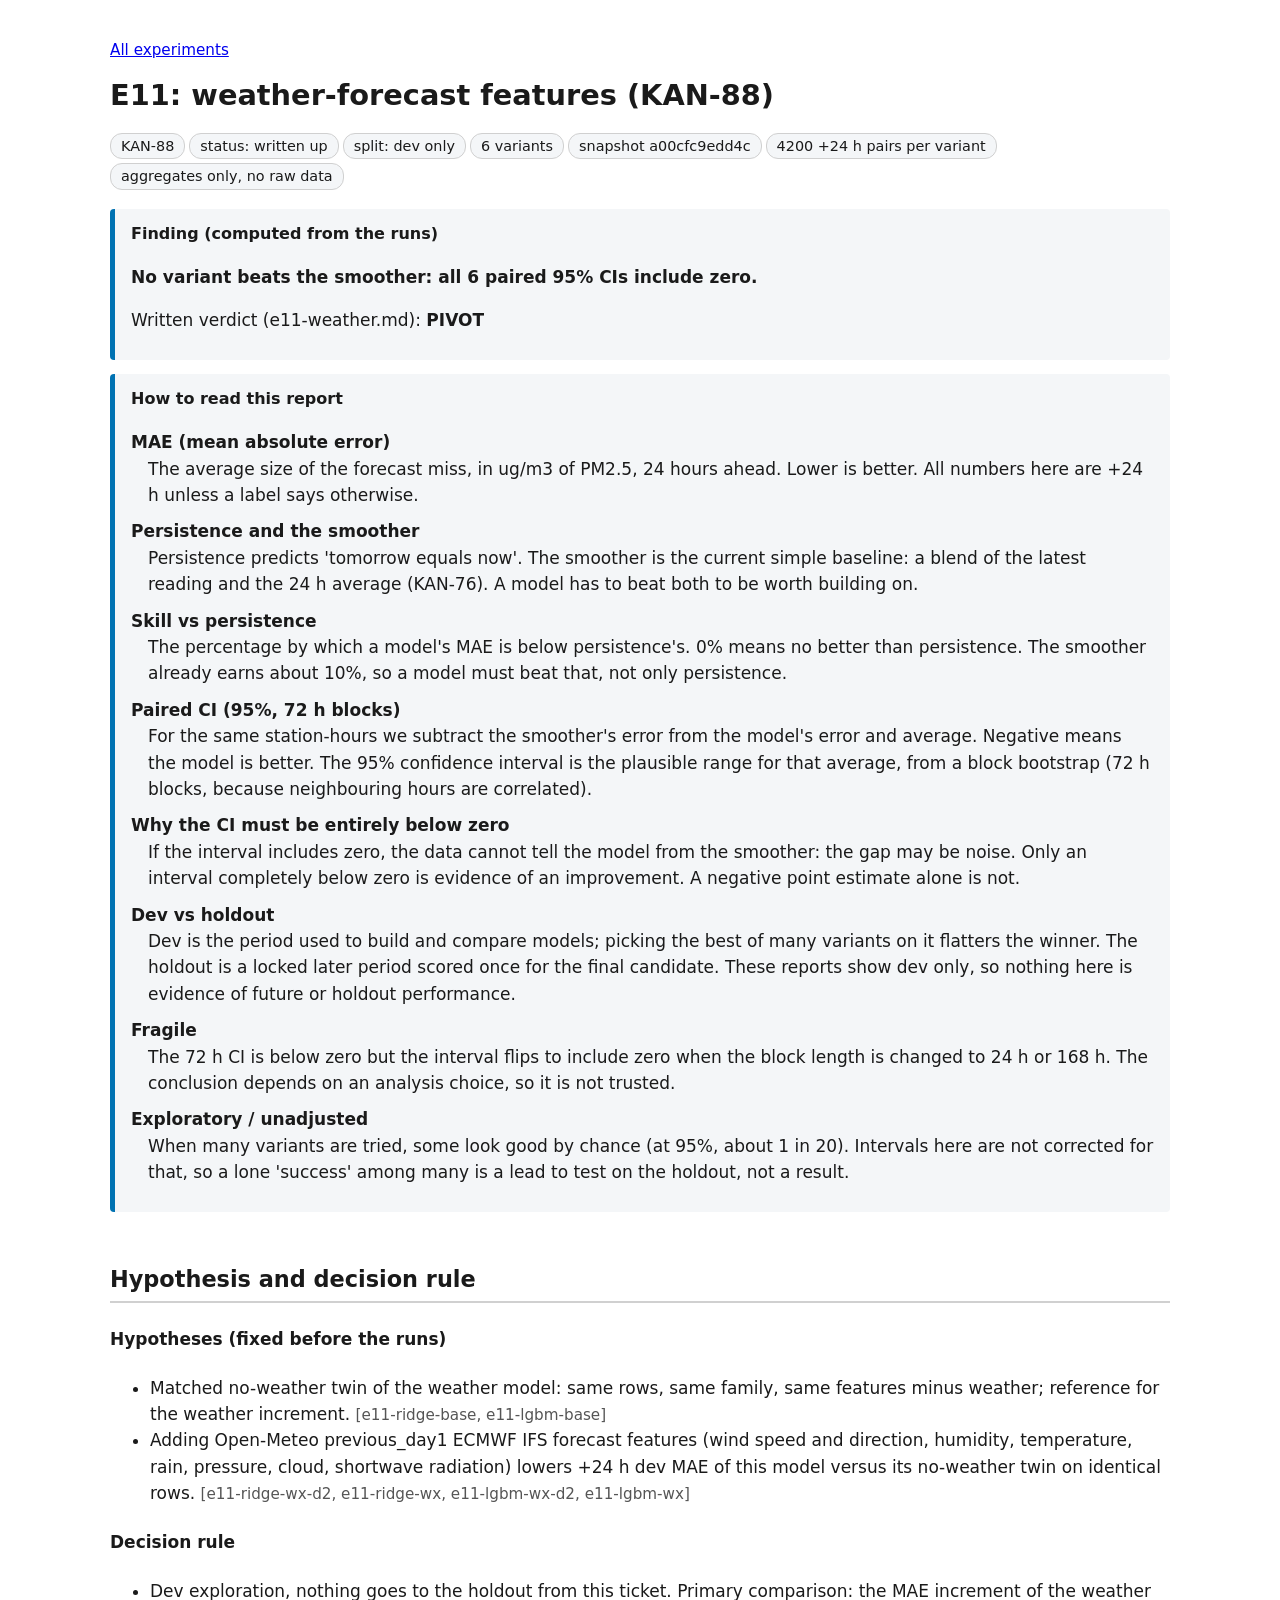
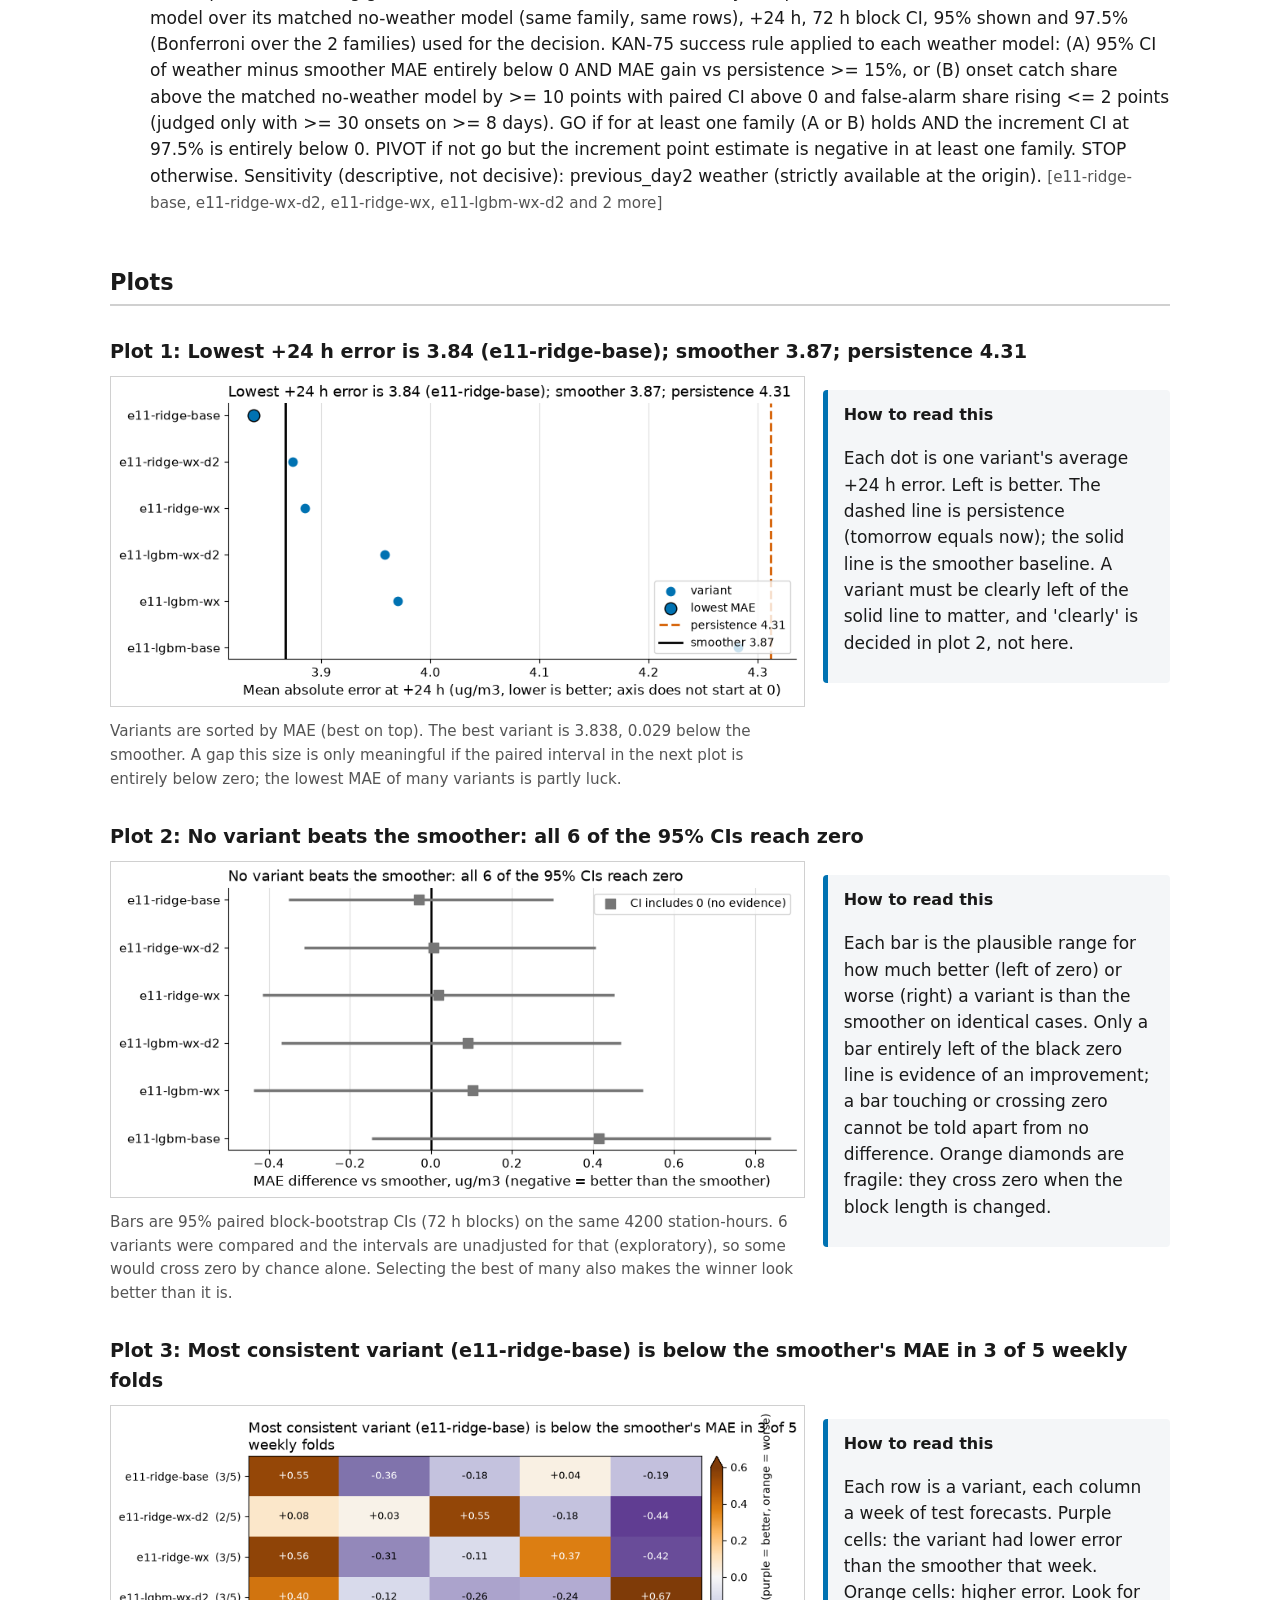
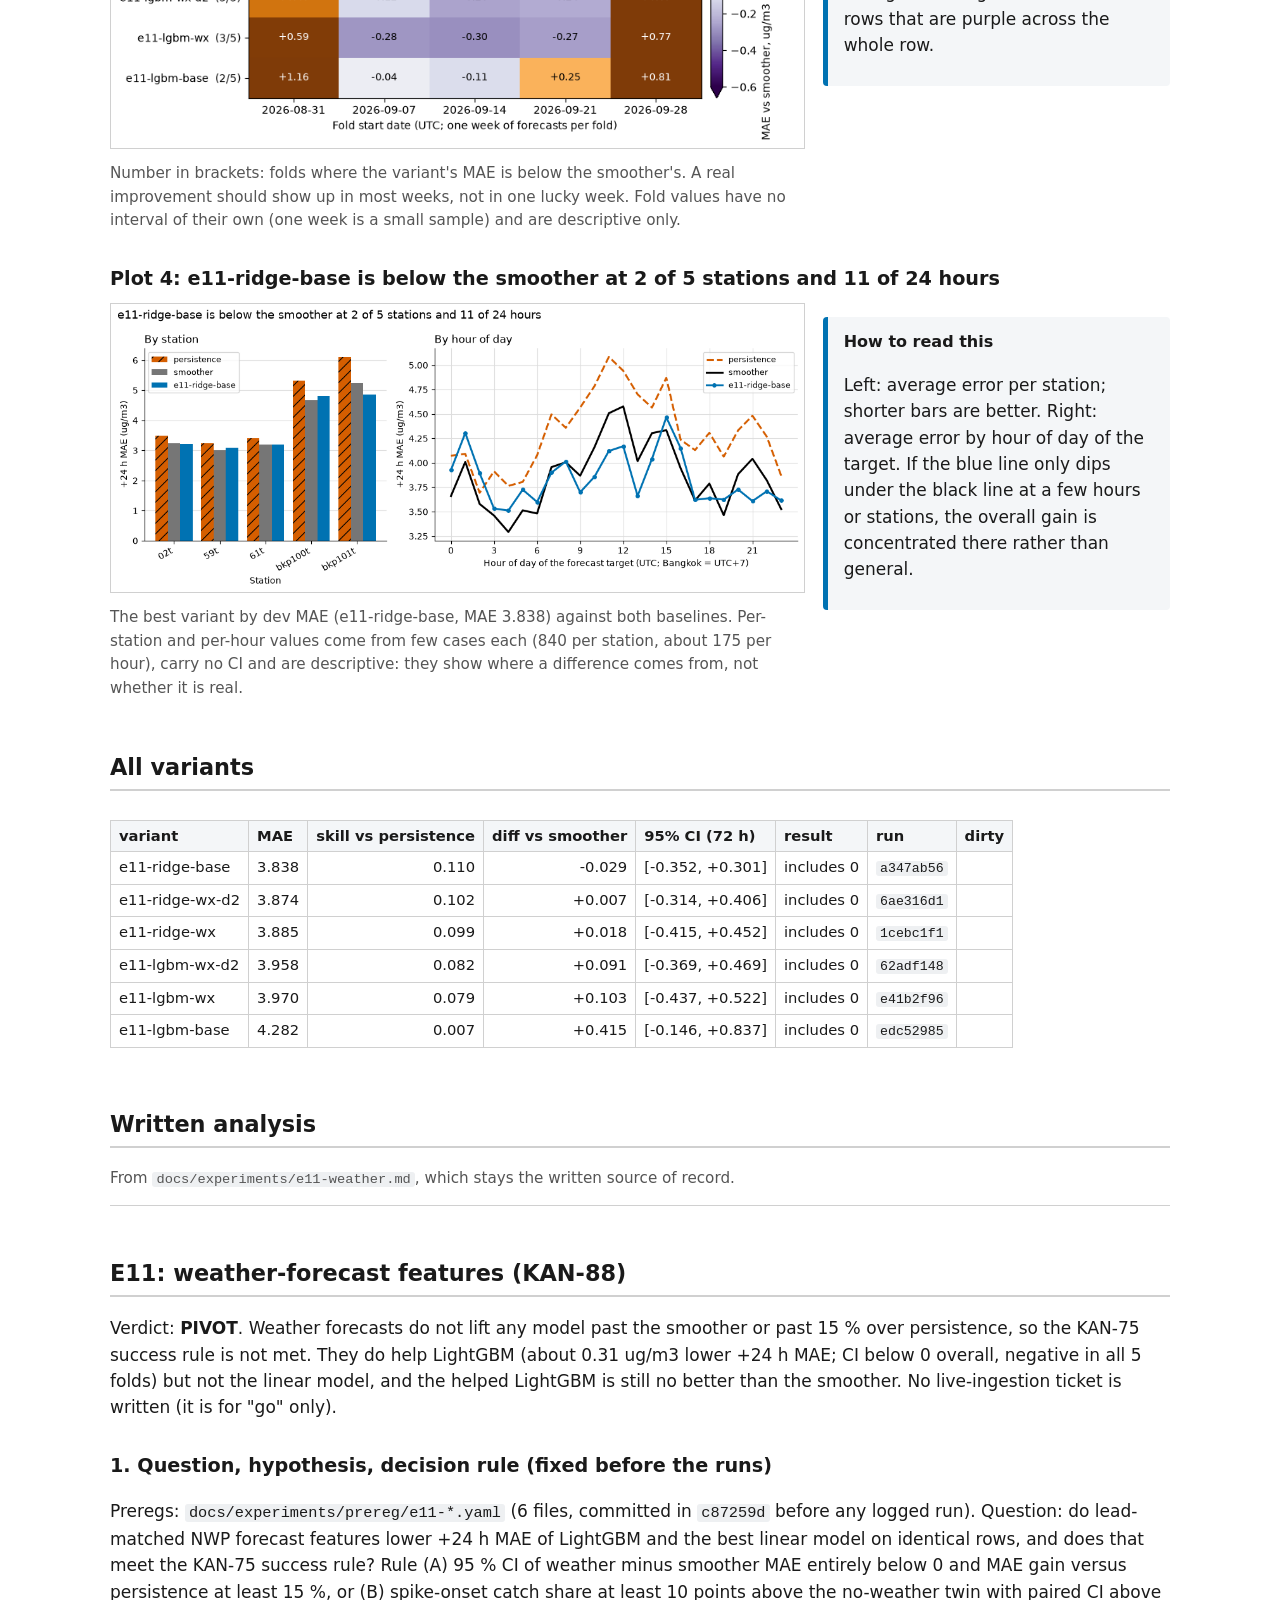
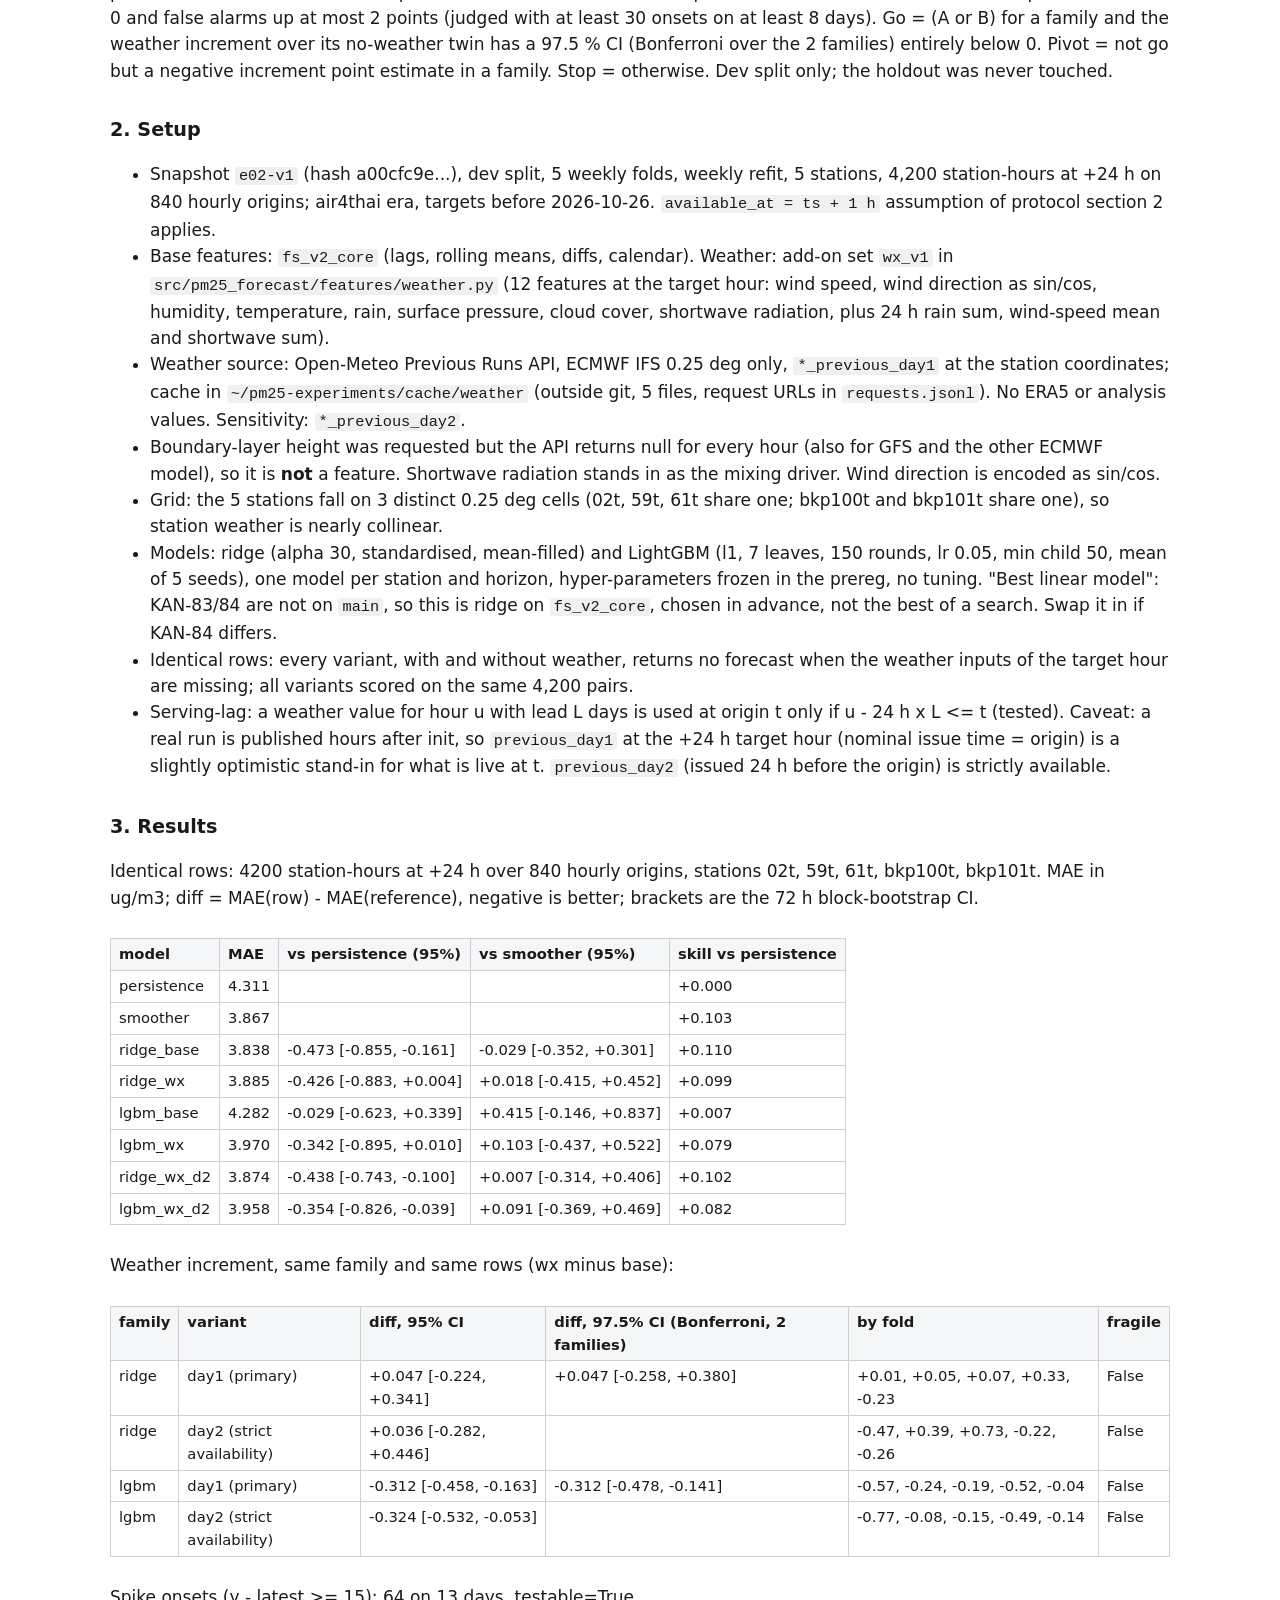
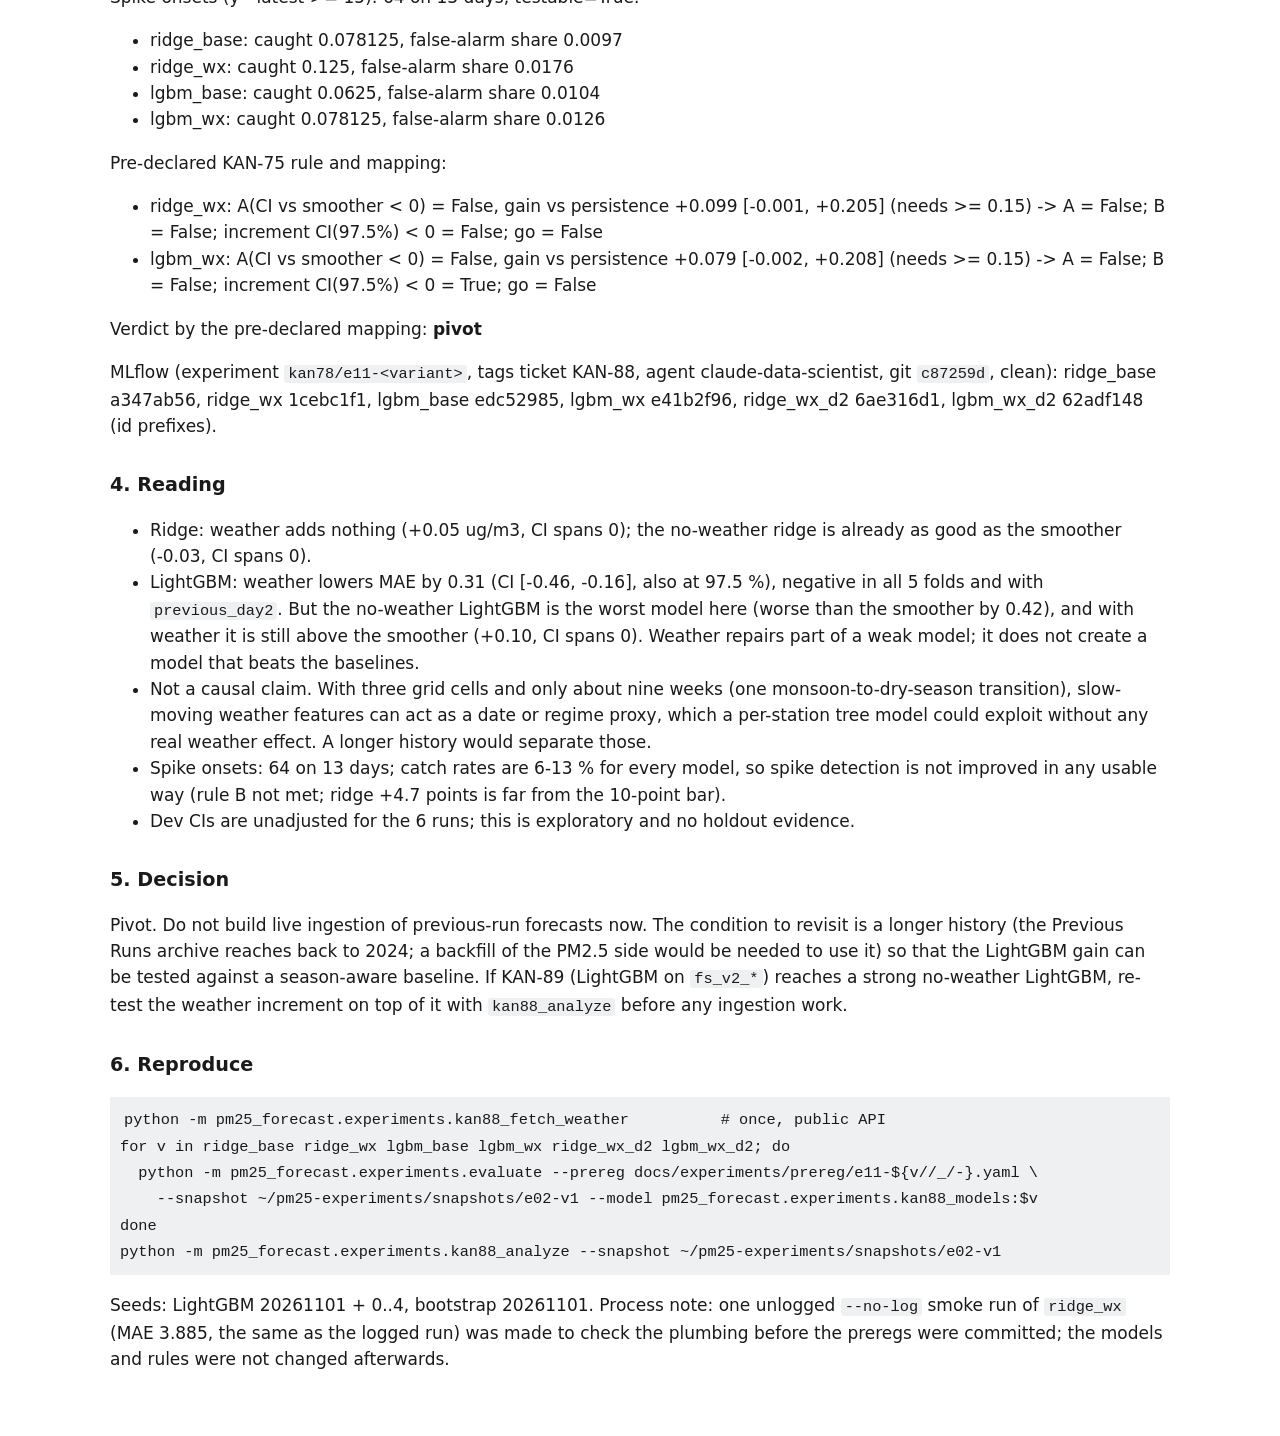
<file: docs/experiments/reports/KAN-88.html>
<!doctype html><html lang="en"><head><meta charset="utf-8"><meta name="viewport" content="width=device-width,initial-scale=1"><title>E11: weather-forecast features (KAN-88)</title><style>
:root{--ink:#1a1a1a;--muted:#555;--line:#d0d0d0;--bg:#fff;--soft:#f4f6f8;--blue:#0072B2;--warn:#FFF4DB;--warnb:#B87800}
*{box-sizing:border-box}
body{font:17px/1.55 system-ui,-apple-system,"Segoe UI",Roboto,sans-serif;color:var(--ink);background:var(--bg);margin:0}
main{max-width:1100px;margin:0 auto;padding:24px 20px 64px}
h1{font-size:1.8rem;line-height:1.25;margin:.2em 0}
h2{font-size:1.4rem;margin-top:2.2em;border-bottom:2px solid var(--line);padding-bottom:.2em}
h3{font-size:1.2rem;margin:1.6em 0 .5em}
.meta{color:var(--muted);font-size:.95rem}
.chip{display:inline-block;border:1px solid var(--line);border-radius:12px;padding:1px 10px;margin:2px 4px 2px 0;font-size:.9rem;background:var(--soft)}
.box{background:var(--soft);border-left:5px solid var(--blue);padding:10px 16px;border-radius:4px;margin:14px 0}
.box h4{margin:.2em 0 .4em;font-size:1rem}
.warn{background:var(--warn);border-left-color:var(--warnb)}
.plot-grid{display:grid;grid-template-columns:minmax(0,2fr) minmax(220px,1fr);gap:18px;align-items:start}
@media (max-width:860px){.plot-grid{grid-template-columns:1fr}}
figure{margin:0}
figure img{max-width:100%;height:auto;border:1px solid var(--line)}
figcaption{font-size:.95rem;color:var(--muted);margin-top:6px}
.scroll{overflow-x:auto}
table{border-collapse:collapse;font-size:.92rem;margin:10px 0}
th,td{border:1px solid var(--line);padding:4px 8px;text-align:left;vertical-align:top}
th{background:var(--soft)}
td.n{text-align:right;font-variant-numeric:tabular-nums}
code{background:#eef0f2;padding:0 4px;border-radius:3px;font-size:.9em}
pre{background:#eef0f2;padding:10px;overflow-x:auto}
.tag{font-weight:600}
.narr{border-top:1px solid var(--line);margin-top:8px}
dl dt{font-weight:600;margin-top:.6em}dl dd{margin:0 0 0 1em}
</style></head><body><main><p class="meta"><a href="index.html">All experiments</a></p><h1>E11: weather-forecast features (KAN-88)</h1>
<p><span class="chip">KAN-88</span><span class="chip">status: written up</span><span class="chip">split: dev only</span><span class="chip">6 variants</span><span class="chip">snapshot a00cfc9edd4c</span><span class="chip">4200 +24 h pairs per variant</span><span class="chip">aggregates only, no raw data</span></p>
<div class="box"><h4>Finding (computed from the runs)</h4><p class="tag">No variant beats the smoother: all 6 paired 95% CIs include zero.</p><p>Written verdict (e11-weather.md): <strong>PIVOT</strong></p></div>
<div class="box"><h4>How to read this report</h4><dl><dt>MAE (mean absolute error)</dt><dd>The average size of the forecast miss, in ug/m3 of PM2.5, 24 hours ahead. Lower is better. All numbers here are +24 h unless a label says otherwise.</dd><dt>Persistence and the smoother</dt><dd>Persistence predicts &#x27;tomorrow equals now&#x27;. The smoother is the current simple baseline: a blend of the latest reading and the 24 h average (KAN-76). A model has to beat both to be worth building on.</dd><dt>Skill vs persistence</dt><dd>The percentage by which a model&#x27;s MAE is below persistence&#x27;s. 0% means no better than persistence. The smoother already earns about 10%, so a model must beat that, not only persistence.</dd><dt>Paired CI (95%, 72 h blocks)</dt><dd>For the same station-hours we subtract the smoother&#x27;s error from the model&#x27;s error and average. Negative means the model is better. The 95% confidence interval is the plausible range for that average, from a block bootstrap (72 h blocks, because neighbouring hours are correlated).</dd><dt>Why the CI must be entirely below zero</dt><dd>If the interval includes zero, the data cannot tell the model from the smoother: the gap may be noise. Only an interval completely below zero is evidence of an improvement. A negative point estimate alone is not.</dd><dt>Dev vs holdout</dt><dd>Dev is the period used to build and compare models; picking the best of many variants on it flatters the winner. The holdout is a locked later period scored once for the final candidate. These reports show dev only, so nothing here is evidence of future or holdout performance.</dd><dt>Fragile</dt><dd>The 72 h CI is below zero but the interval flips to include zero when the block length is changed to 24 h or 168 h. The conclusion depends on an analysis choice, so it is not trusted.</dd><dt>Exploratory / unadjusted</dt><dd>When many variants are tried, some look good by chance (at 95%, about 1 in 20). Intervals here are not corrected for that, so a lone &#x27;success&#x27; among many is a lead to test on the holdout, not a result.</dd></dl></div>
<h2>Hypothesis and decision rule</h2><h4>Hypotheses (fixed before the runs)</h4><ul><li>Matched no-weather twin of the weather model: same rows, same family, same features minus weather; reference for the weather increment. <span class='meta'>[e11-ridge-base, e11-lgbm-base]</span></li><li>Adding Open-Meteo previous_day1 ECMWF IFS forecast features (wind speed and direction, humidity, temperature, rain, pressure, cloud, shortwave radiation) lowers +24 h dev MAE of this model versus its no-weather twin on identical rows. <span class='meta'>[e11-ridge-wx-d2, e11-ridge-wx, e11-lgbm-wx-d2, e11-lgbm-wx]</span></li></ul><h4>Decision rule</h4><ul><li>Dev exploration, nothing goes to the holdout from this ticket. Primary comparison: the MAE increment of the weather model over its matched no-weather model (same family, same rows), +24 h, 72 h block CI, 95% shown and 97.5% (Bonferroni over the 2 families) used for the decision. KAN-75 success rule applied to each weather model: (A) 95% CI of weather minus smoother MAE entirely below 0 AND MAE gain vs persistence &gt;= 15%, or (B) onset catch share above the matched no-weather model by &gt;= 10 points with paired CI above 0 and false-alarm share rising &lt;= 2 points (judged only with &gt;= 30 onsets on &gt;= 8 days). GO if for at least one family (A or B) holds AND the increment CI at 97.5% is entirely below 0. PIVOT if not go but the increment point estimate is negative in at least one family. STOP otherwise. Sensitivity (descriptive, not decisive): previous_day2 weather (strictly available at the origin). <span class='meta'>[e11-ridge-base, e11-ridge-wx-d2, e11-ridge-wx, e11-lgbm-wx-d2 and 2 more]</span></li></ul>
<h2>Plots</h2>
<section><h3>Plot 1: Lowest +24 h error is 3.84 (e11-ridge-base); smoother 3.87; persistence 4.31</h3><div class="plot-grid"><figure><img alt="Dot plot of +24 h MAE per variant" src="[data-uri]"><figcaption>Variants are sorted by MAE (best on top). The best variant is 3.838, 0.029 below the smoother. A gap this size is only meaningful if the paired interval in the next plot is entirely below zero; the lowest MAE of many variants is partly luck.</figcaption></figure><aside class="box"><h4>How to read this</h4><p>Each dot is one variant&#x27;s average +24 h error. Left is better. The dashed line is persistence (tomorrow equals now); the solid line is the smoother baseline. A variant must be clearly left of the solid line to matter, and &#x27;clearly&#x27; is decided in plot 2, not here.</p></aside></div></section>
<section><h3>Plot 2: No variant beats the smoother: all 6 of the 95% CIs reach zero</h3><div class="plot-grid"><figure><img alt="Forest plot of paired MAE differences vs smoother" src="[data-uri]"><figcaption>Bars are 95% paired block-bootstrap CIs (72 h blocks) on the same 4200 station-hours. 6 variants were compared and the intervals are unadjusted for that (exploratory), so some would cross zero by chance alone. Selecting the best of many also makes the winner look better than it is.</figcaption></figure><aside class="box"><h4>How to read this</h4><p>Each bar is the plausible range for how much better (left of zero) or worse (right) a variant is than the smoother on identical cases. Only a bar entirely left of the black zero line is evidence of an improvement; a bar touching or crossing zero cannot be told apart from no difference. Orange diamonds are fragile: they cross zero when the block length is changed.</p></aside></div></section>
<section><h3>Plot 3: Most consistent variant (e11-ridge-base) is below the smoother&#x27;s MAE in 3 of 5 weekly folds</h3><div class="plot-grid"><figure><img alt="Heatmap of per-fold MAE difference vs smoother" src="[data-uri]"><figcaption>Number in brackets: folds where the variant&#x27;s MAE is below the smoother&#x27;s. A real improvement should show up in most weeks, not in one lucky week. Fold values have no interval of their own (one week is a small sample) and are descriptive only.</figcaption></figure><aside class="box"><h4>How to read this</h4><p>Each row is a variant, each column a week of test forecasts. Purple cells: the variant had lower error than the smoother that week. Orange cells: higher error. Look for rows that are purple across the whole row.</p></aside></div></section>
<section><h3>Plot 4: e11-ridge-base is below the smoother at 2 of 5 stations and 11 of 24 hours</h3><div class="plot-grid"><figure><img alt="MAE by station and by hour of day" src="[data-uri]"><figcaption>The best variant by dev MAE (e11-ridge-base, MAE 3.838) against both baselines. Per-station and per-hour values come from few cases each (840 per station, about 175 per hour), carry no CI and are descriptive: they show where a difference comes from, not whether it is real.</figcaption></figure><aside class="box"><h4>How to read this</h4><p>Left: average error per station; shorter bars are better. Right: average error by hour of day of the target. If the blue line only dips under the black line at a few hours or stations, the overall gain is concentrated there rather than general.</p></aside></div></section>
<h2>All variants</h2><div class="scroll"><table><thead><tr><th>variant</th><th>MAE</th><th>skill vs persistence</th><th>diff vs smoother</th><th>95% CI (72 h)</th><th>result</th><th>run</th><th>dirty</th></tr></thead><tbody><tr><td>e11-ridge-base</td><td class=n>3.838</td><td class=n>0.110</td><td class=n>-0.029</td><td>[-0.352, +0.301]</td><td>includes 0</td><td><code>a347ab56</code></td><td></td></tr><tr><td>e11-ridge-wx-d2</td><td class=n>3.874</td><td class=n>0.102</td><td class=n>+0.007</td><td>[-0.314, +0.406]</td><td>includes 0</td><td><code>6ae316d1</code></td><td></td></tr><tr><td>e11-ridge-wx</td><td class=n>3.885</td><td class=n>0.099</td><td class=n>+0.018</td><td>[-0.415, +0.452]</td><td>includes 0</td><td><code>1cebc1f1</code></td><td></td></tr><tr><td>e11-lgbm-wx-d2</td><td class=n>3.958</td><td class=n>0.082</td><td class=n>+0.091</td><td>[-0.369, +0.469]</td><td>includes 0</td><td><code>62adf148</code></td><td></td></tr><tr><td>e11-lgbm-wx</td><td class=n>3.970</td><td class=n>0.079</td><td class=n>+0.103</td><td>[-0.437, +0.522]</td><td>includes 0</td><td><code>e41b2f96</code></td><td></td></tr><tr><td>e11-lgbm-base</td><td class=n>4.282</td><td class=n>0.007</td><td class=n>+0.415</td><td>[-0.146, +0.837]</td><td>includes 0</td><td><code>edc52985</code></td><td></td></tr></tbody></table></div>
<h2>Written analysis</h2><p class="meta">From <code>docs/experiments/e11-weather.md</code>, which stays the written source of record.</p><div class="narr"><h2>E11: weather-forecast features (KAN-88)</h2>
<p>Verdict: <strong>PIVOT</strong>. Weather forecasts do not lift any model past the smoother or past 15 % over persistence, so the KAN-75 success rule is not met. They do help LightGBM (about 0.31 ug/m3 lower +24 h MAE; CI below 0 overall, negative in all 5 folds) but not the linear model, and the helped LightGBM is still no better than the smoother. No live-ingestion ticket is written (it is for "go" only).</p>
<h3>1. Question, hypothesis, decision rule (fixed before the runs)</h3>
<p>Preregs: <code>docs/experiments/prereg/e11-*.yaml</code> (6 files, committed in <code>c87259d</code> before any logged run). Question: do lead-matched NWP forecast features lower +24 h MAE of LightGBM and the best linear model on identical rows, and does that meet the KAN-75 success rule? Rule (A) 95 % CI of weather minus smoother MAE entirely below 0 and MAE gain versus persistence at least 15 %, or (B) spike-onset catch share at least 10 points above the no-weather twin with paired CI above 0 and false alarms up at most 2 points (judged with at least 30 onsets on at least 8 days). Go = (A or B) for a family and the weather increment over its no-weather twin has a 97.5 % CI (Bonferroni over the 2 families) entirely below 0. Pivot = not go but a negative increment point estimate in a family. Stop = otherwise. Dev split only; the holdout was never touched.</p>
<h3>2. Setup</h3>
<ul><li>Snapshot <code>e02-v1</code> (hash a00cfc9e...), dev split, 5 weekly folds, weekly refit, 5 stations, 4,200 station-hours at +24 h on 840 hourly origins; air4thai era, targets before 2026-10-26. <code>available_at = ts + 1 h</code> assumption of protocol section 2 applies.</li><li>Base features: <code>fs_v2_core</code> (lags, rolling means, diffs, calendar). Weather: add-on set <code>wx_v1</code> in <code>src/pm25_forecast/features/weather.py</code> (12 features at the target hour: wind speed, wind direction as sin/cos, humidity, temperature, rain, surface pressure, cloud cover, shortwave radiation, plus 24 h rain sum, wind-speed mean and shortwave sum).</li><li>Weather source: Open-Meteo Previous Runs API, ECMWF IFS 0.25 deg only, <code>*_previous_day1</code> at the station coordinates; cache in <code>~/pm25-experiments/cache/weather</code> (outside git, 5 files, request URLs in <code>requests.jsonl</code>). No ERA5 or analysis values. Sensitivity: <code>*_previous_day2</code>.</li><li>Boundary-layer height was requested but the API returns null for every hour (also for GFS and the other ECMWF model), so it is <strong>not</strong> a feature. Shortwave radiation stands in as the mixing driver. Wind direction is encoded as sin/cos.</li><li>Grid: the 5 stations fall on 3 distinct 0.25 deg cells (02t, 59t, 61t share one; bkp100t and bkp101t share one), so station weather is nearly collinear.</li><li>Models: ridge (alpha 30, standardised, mean-filled) and LightGBM (l1, 7 leaves, 150 rounds, lr 0.05, min child 50, mean of 5 seeds), one model per station and horizon, hyper-parameters frozen in the prereg, no tuning. "Best linear model": KAN-83/84 are not on <code>main</code>, so this is ridge on <code>fs_v2_core</code>, chosen in advance, not the best of a search. Swap it in if KAN-84 differs.</li><li>Identical rows: every variant, with and without weather, returns no forecast when the weather inputs of the target hour are missing; all variants scored on the same 4,200 pairs.</li><li>Serving-lag: a weather value for hour u with lead L days is used at origin t only if u - 24 h x L &lt;= t (tested). Caveat: a real run is published hours after init, so <code>previous_day1</code> at the +24 h target hour (nominal issue time = origin) is a slightly optimistic stand-in for what is live at t. <code>previous_day2</code> (issued 24 h before the origin) is strictly available.</li></ul>
<h3>3. Results</h3>
<p>Identical rows: 4200 station-hours at +24 h over 840 hourly origins, stations 02t, 59t, 61t, bkp100t, bkp101t. MAE in ug/m3; diff = MAE(row) - MAE(reference), negative is better; brackets are the 72 h block-bootstrap CI.</p>
<div class="scroll"><table><thead><tr><th>model</th><th>MAE</th><th>vs persistence (95%)</th><th>vs smoother (95%)</th><th>skill vs persistence</th></tr></thead><tbody><tr><td>persistence</td><td>4.311</td><td></td><td></td><td>+0.000</td></tr><tr><td>smoother</td><td>3.867</td><td></td><td></td><td>+0.103</td></tr><tr><td>ridge_base</td><td>3.838</td><td>-0.473 [-0.855, -0.161]</td><td>-0.029 [-0.352, +0.301]</td><td>+0.110</td></tr><tr><td>ridge_wx</td><td>3.885</td><td>-0.426 [-0.883, +0.004]</td><td>+0.018 [-0.415, +0.452]</td><td>+0.099</td></tr><tr><td>lgbm_base</td><td>4.282</td><td>-0.029 [-0.623, +0.339]</td><td>+0.415 [-0.146, +0.837]</td><td>+0.007</td></tr><tr><td>lgbm_wx</td><td>3.970</td><td>-0.342 [-0.895, +0.010]</td><td>+0.103 [-0.437, +0.522]</td><td>+0.079</td></tr><tr><td>ridge_wx_d2</td><td>3.874</td><td>-0.438 [-0.743, -0.100]</td><td>+0.007 [-0.314, +0.406]</td><td>+0.102</td></tr><tr><td>lgbm_wx_d2</td><td>3.958</td><td>-0.354 [-0.826, -0.039]</td><td>+0.091 [-0.369, +0.469]</td><td>+0.082</td></tr></tbody></table></div>
<p>Weather increment, same family and same rows (wx minus base):</p>
<div class="scroll"><table><thead><tr><th>family</th><th>variant</th><th>diff, 95% CI</th><th>diff, 97.5% CI (Bonferroni, 2 families)</th><th>by fold</th><th>fragile</th></tr></thead><tbody><tr><td>ridge</td><td>day1 (primary)</td><td>+0.047 [-0.224, +0.341]</td><td>+0.047 [-0.258, +0.380]</td><td>+0.01, +0.05, +0.07, +0.33, -0.23</td><td>False</td></tr><tr><td>ridge</td><td>day2 (strict availability)</td><td>+0.036 [-0.282, +0.446]</td><td></td><td>-0.47, +0.39, +0.73, -0.22, -0.26</td><td>False</td></tr><tr><td>lgbm</td><td>day1 (primary)</td><td>-0.312 [-0.458, -0.163]</td><td>-0.312 [-0.478, -0.141]</td><td>-0.57, -0.24, -0.19, -0.52, -0.04</td><td>False</td></tr><tr><td>lgbm</td><td>day2 (strict availability)</td><td>-0.324 [-0.532, -0.053]</td><td></td><td>-0.77, -0.08, -0.15, -0.49, -0.14</td><td>False</td></tr></tbody></table></div>
<p>Spike onsets (y - latest &gt;= 15): 64 on 13 days, testable=True.</p>
<ul><li>ridge_base: caught 0.078125, false-alarm share 0.0097</li><li>ridge_wx: caught 0.125, false-alarm share 0.0176</li><li>lgbm_base: caught 0.0625, false-alarm share 0.0104</li><li>lgbm_wx: caught 0.078125, false-alarm share 0.0126</li></ul>
<p>Pre-declared KAN-75 rule and mapping:</p>
<ul><li>ridge_wx: A(CI vs smoother &lt; 0) = False, gain vs persistence +0.099 [-0.001, +0.205] (needs &gt;= 0.15) -&gt; A = False; B = False; increment CI(97.5%) &lt; 0 = False; go = False</li><li>lgbm_wx: A(CI vs smoother &lt; 0) = False, gain vs persistence +0.079 [-0.002, +0.208] (needs &gt;= 0.15) -&gt; A = False; B = False; increment CI(97.5%) &lt; 0 = True; go = False</li></ul>
<p>Verdict by the pre-declared mapping: <strong>pivot</strong></p>
<p>MLflow (experiment <code>kan78/e11-&lt;variant&gt;</code>, tags ticket KAN-88, agent claude-data-scientist, git <code>c87259d</code>, clean): ridge_base a347ab56, ridge_wx 1cebc1f1, lgbm_base edc52985, lgbm_wx e41b2f96, ridge_wx_d2 6ae316d1, lgbm_wx_d2 62adf148 (id prefixes).</p>
<h3>4. Reading</h3>
<ul><li>Ridge: weather adds nothing (+0.05 ug/m3, CI spans 0); the no-weather ridge is already as good as the smoother (-0.03, CI spans 0).</li><li>LightGBM: weather lowers MAE by 0.31 (CI [-0.46, -0.16], also at 97.5 %), negative in all 5 folds and with <code>previous_day2</code>. But the no-weather LightGBM is the worst model here (worse than the smoother by 0.42), and with weather it is still above the smoother (+0.10, CI spans 0). Weather repairs part of a weak model; it does not create a model that beats the baselines.</li><li>Not a causal claim. With three grid cells and only about nine weeks (one monsoon-to-dry-season transition), slow-moving weather features can act as a date or regime proxy, which a per-station tree model could exploit without any real weather effect. A longer history would separate those.</li><li>Spike onsets: 64 on 13 days; catch rates are 6-13 % for every model, so spike detection is not improved in any usable way (rule B not met; ridge +4.7 points is far from the 10-point bar).</li><li>Dev CIs are unadjusted for the 6 runs; this is exploratory and no holdout evidence.</li></ul>
<h3>5. Decision</h3>
<p>Pivot. Do not build live ingestion of previous-run forecasts now. The condition to revisit is a longer history (the Previous Runs archive reaches back to 2024; a backfill of the PM2.5 side would be needed to use it) so that the LightGBM gain can be tested against a season-aware baseline. If KAN-89 (LightGBM on <code>fs_v2_*</code>) reaches a strong no-weather LightGBM, re-test the weather increment on top of it with <code>kan88_analyze</code> before any ingestion work.</p>
<h3>6. Reproduce</h3>
<pre><code>python -m pm25_forecast.experiments.kan88_fetch_weather          # once, public API
for v in ridge_base ridge_wx lgbm_base lgbm_wx ridge_wx_d2 lgbm_wx_d2; do
  python -m pm25_forecast.experiments.evaluate --prereg docs/experiments/prereg/e11-${v//_/-}.yaml \
    --snapshot ~/pm25-experiments/snapshots/e02-v1 --model pm25_forecast.experiments.kan88_models:$v
done
python -m pm25_forecast.experiments.kan88_analyze --snapshot ~/pm25-experiments/snapshots/e02-v1</code></pre>
<p>Seeds: LightGBM 20261101 + 0..4, bootstrap 20261101. Process note: one unlogged <code>--no-log</code> smoke run of <code>ridge_wx</code> (MAE 3.885, the same as the logged run) was made to check the plumbing before the preregs were committed; the models and rules were not changed afterwards.</p></div></main></body></html>
</file>
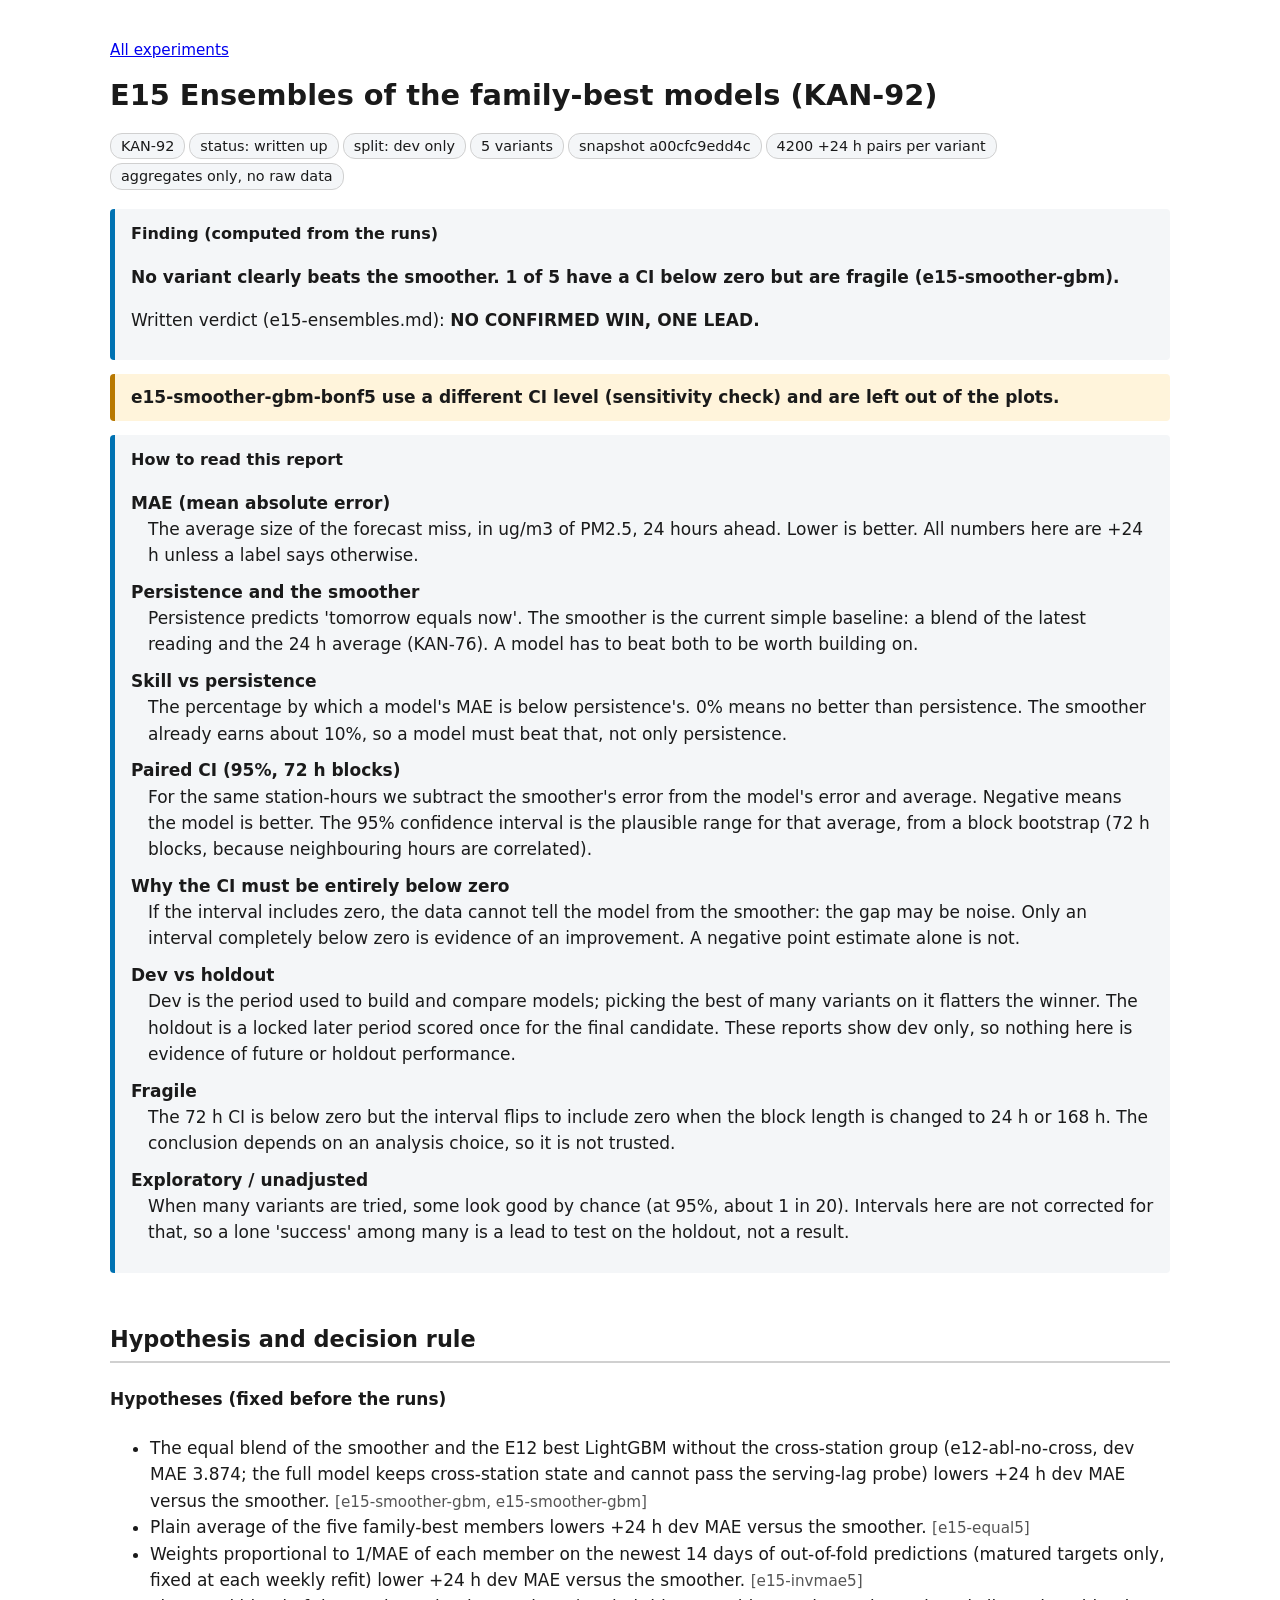
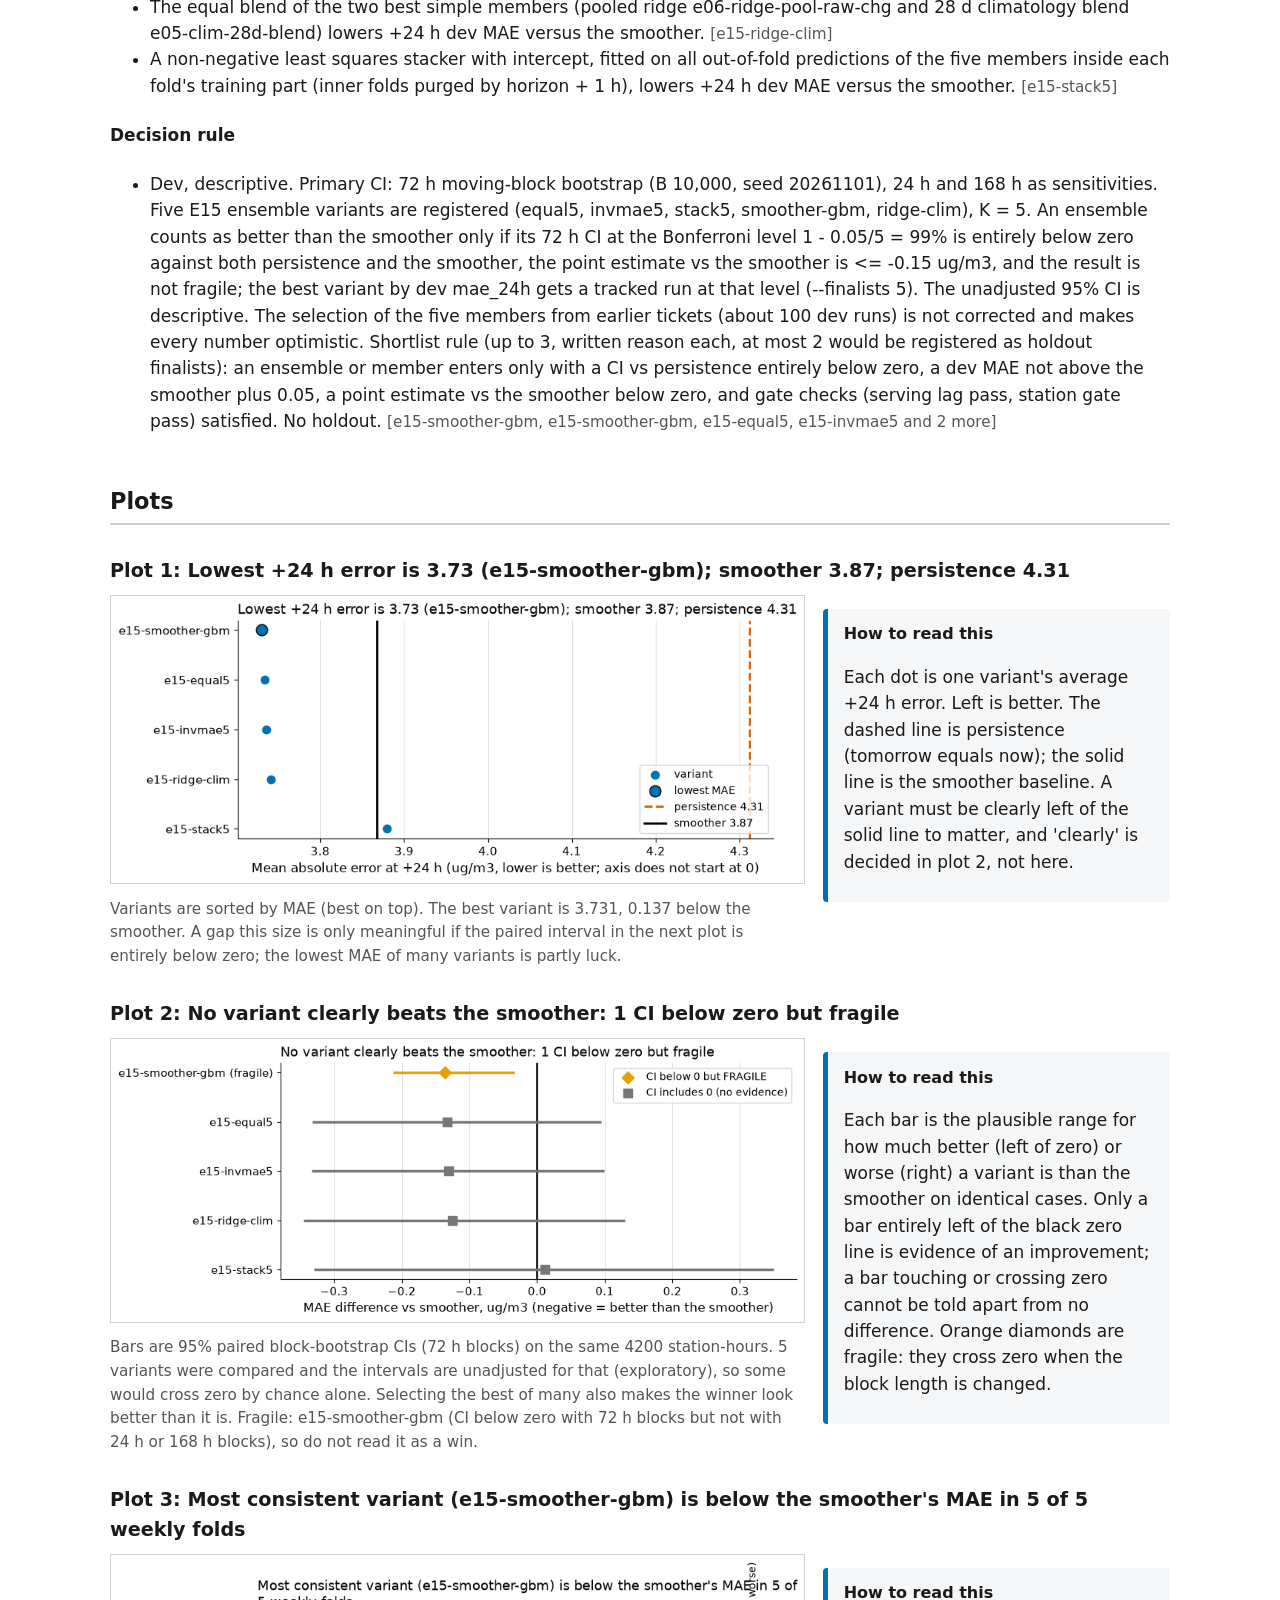
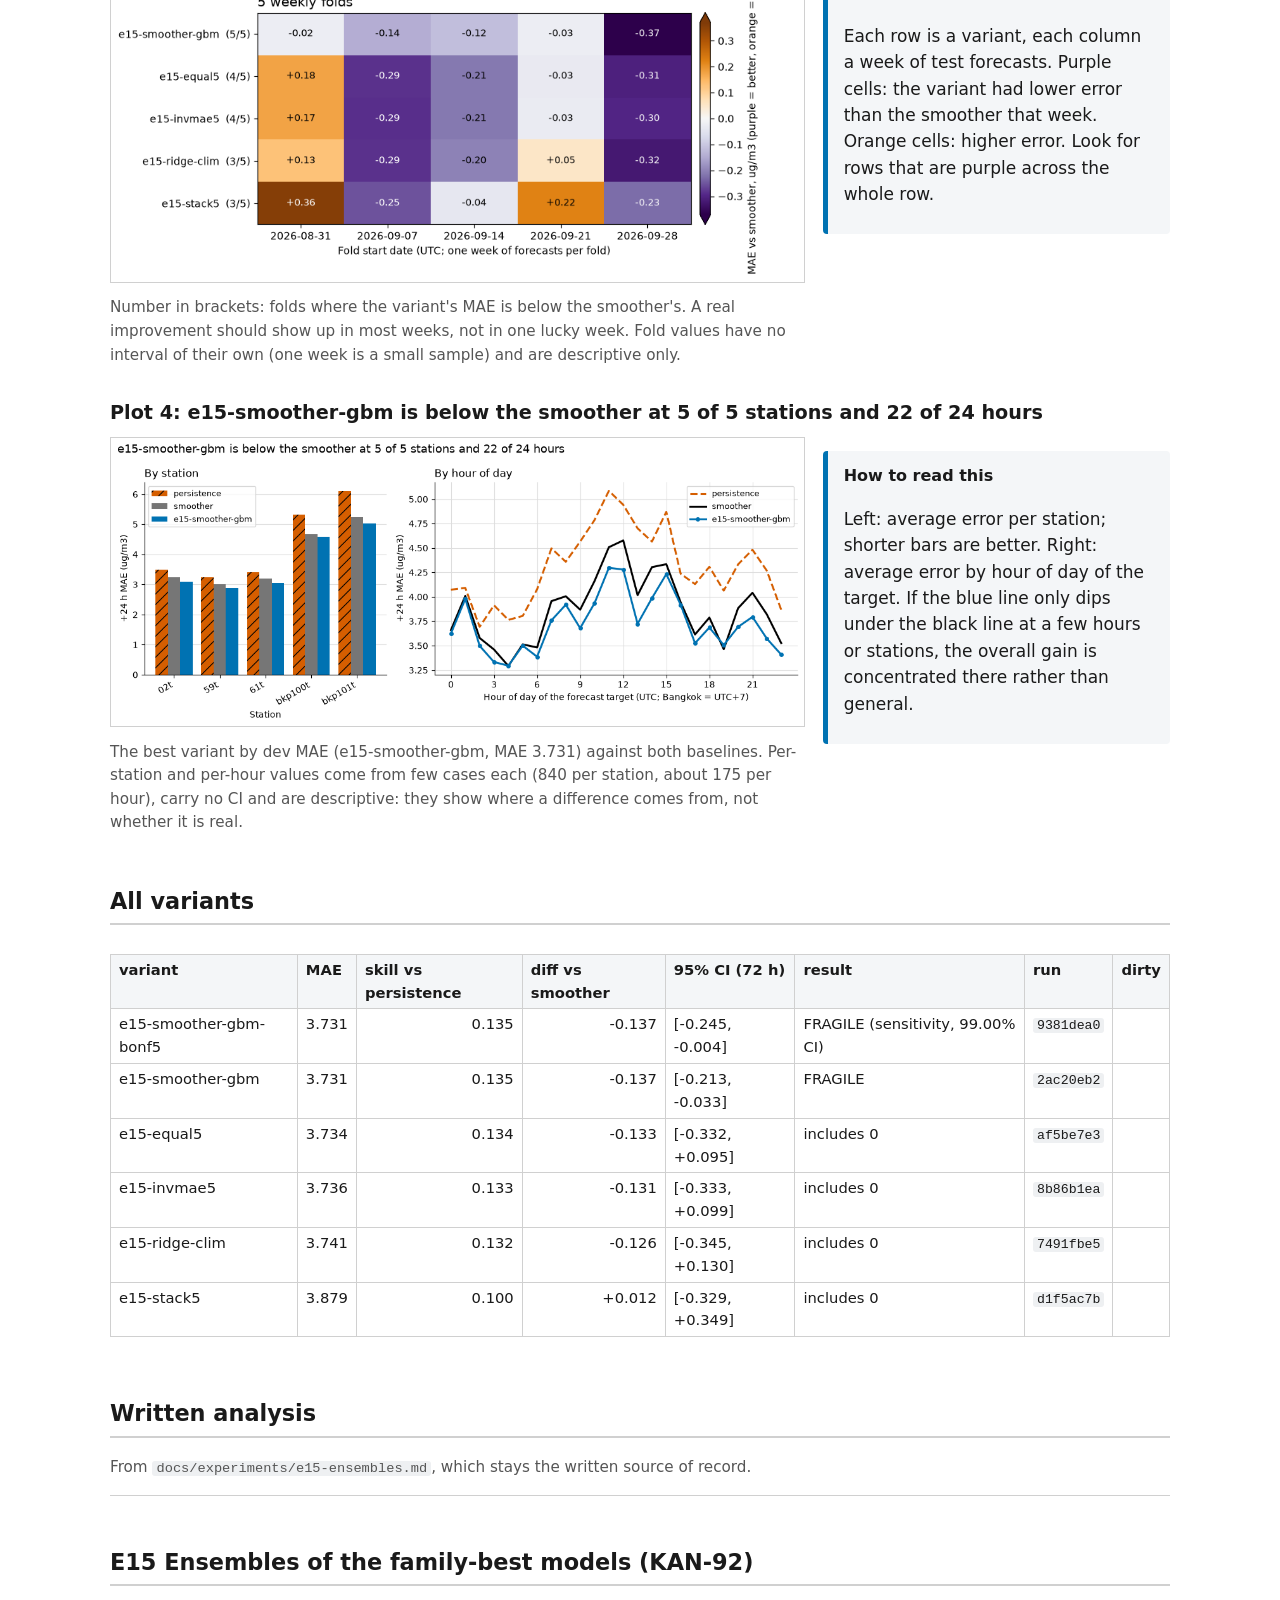
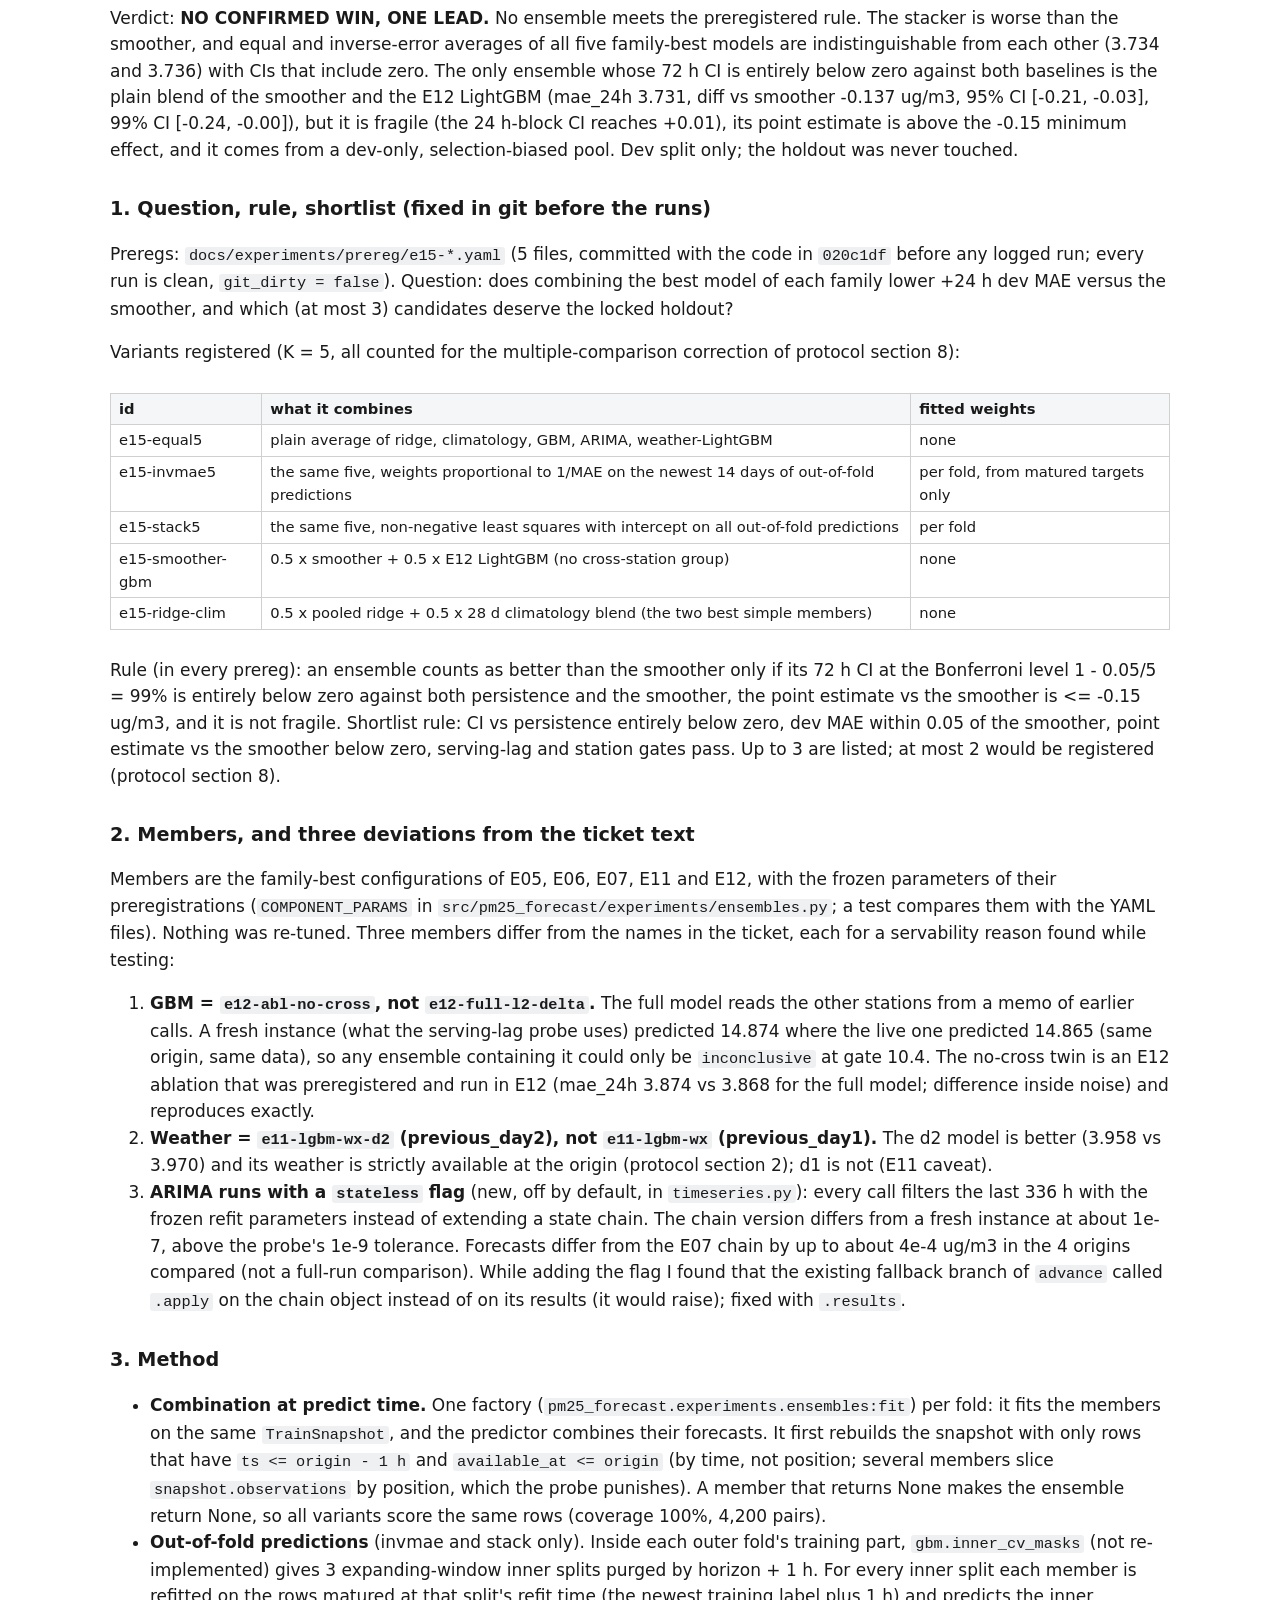
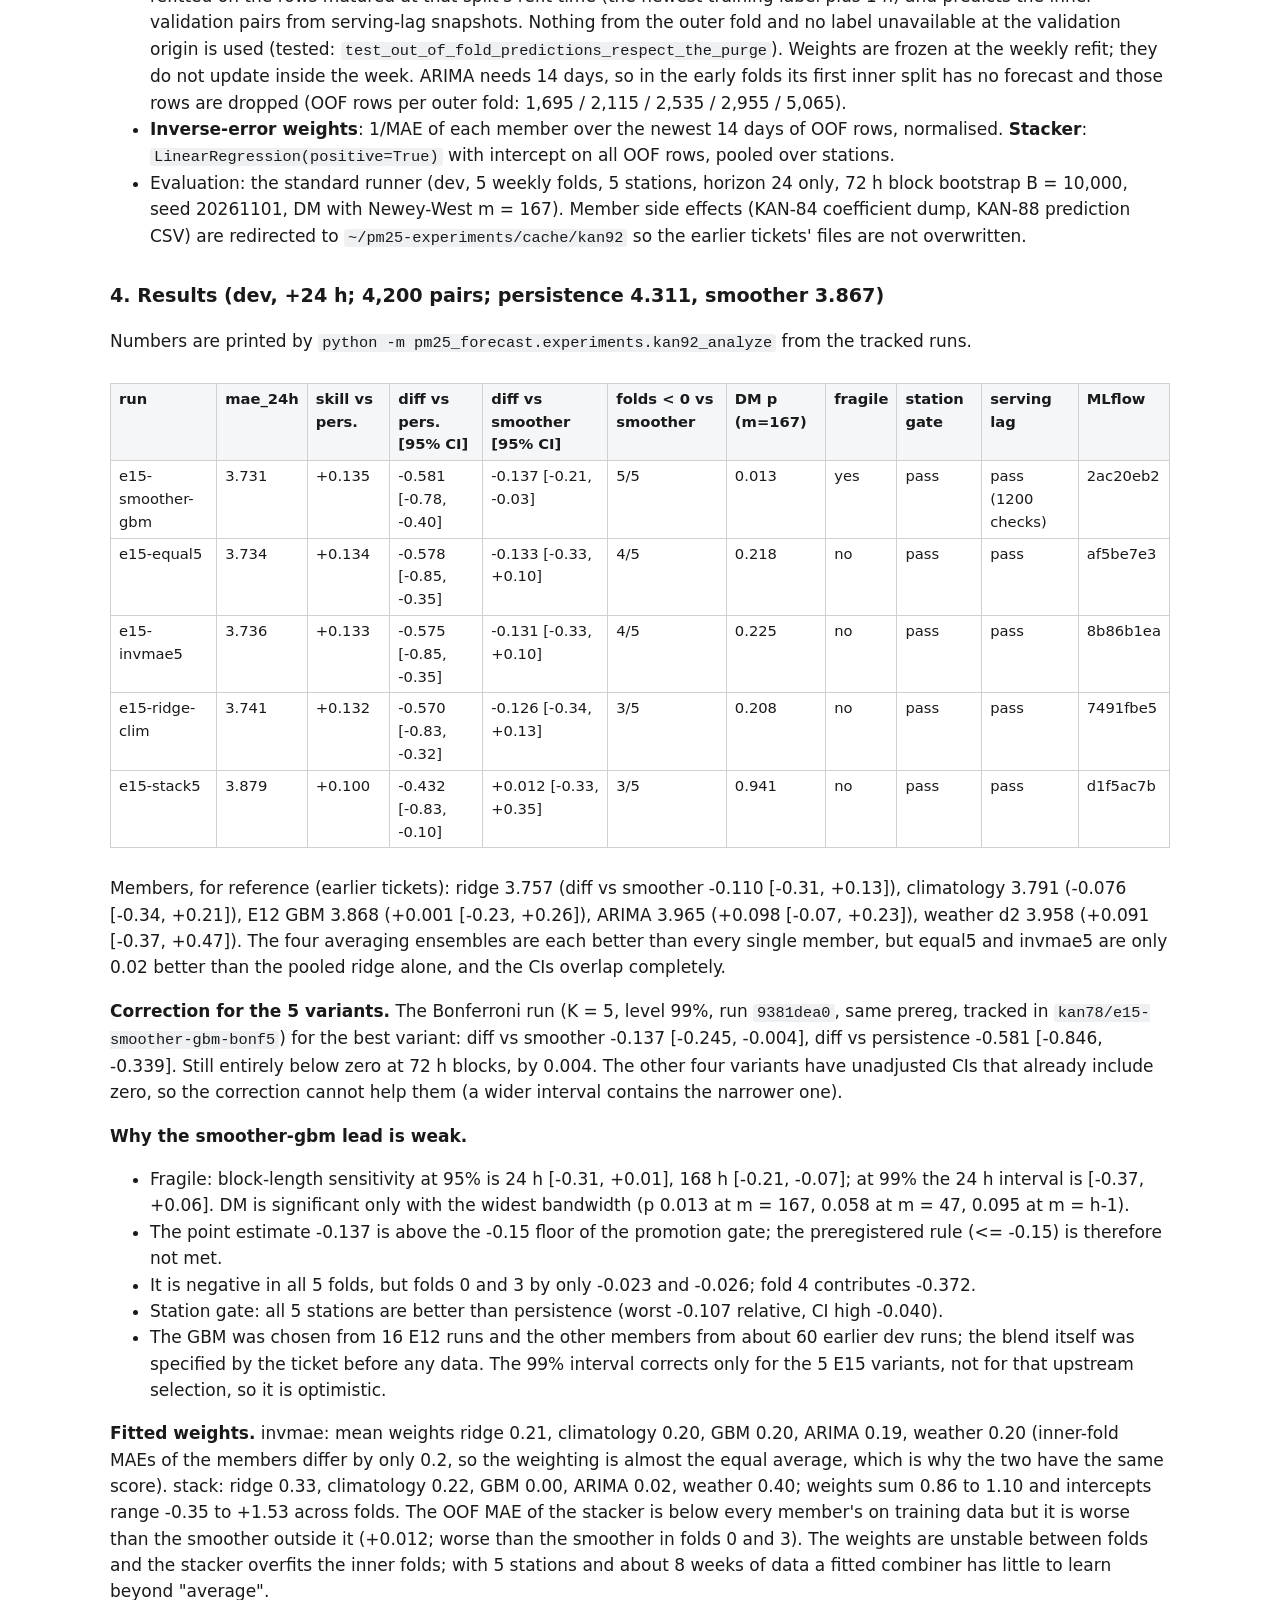
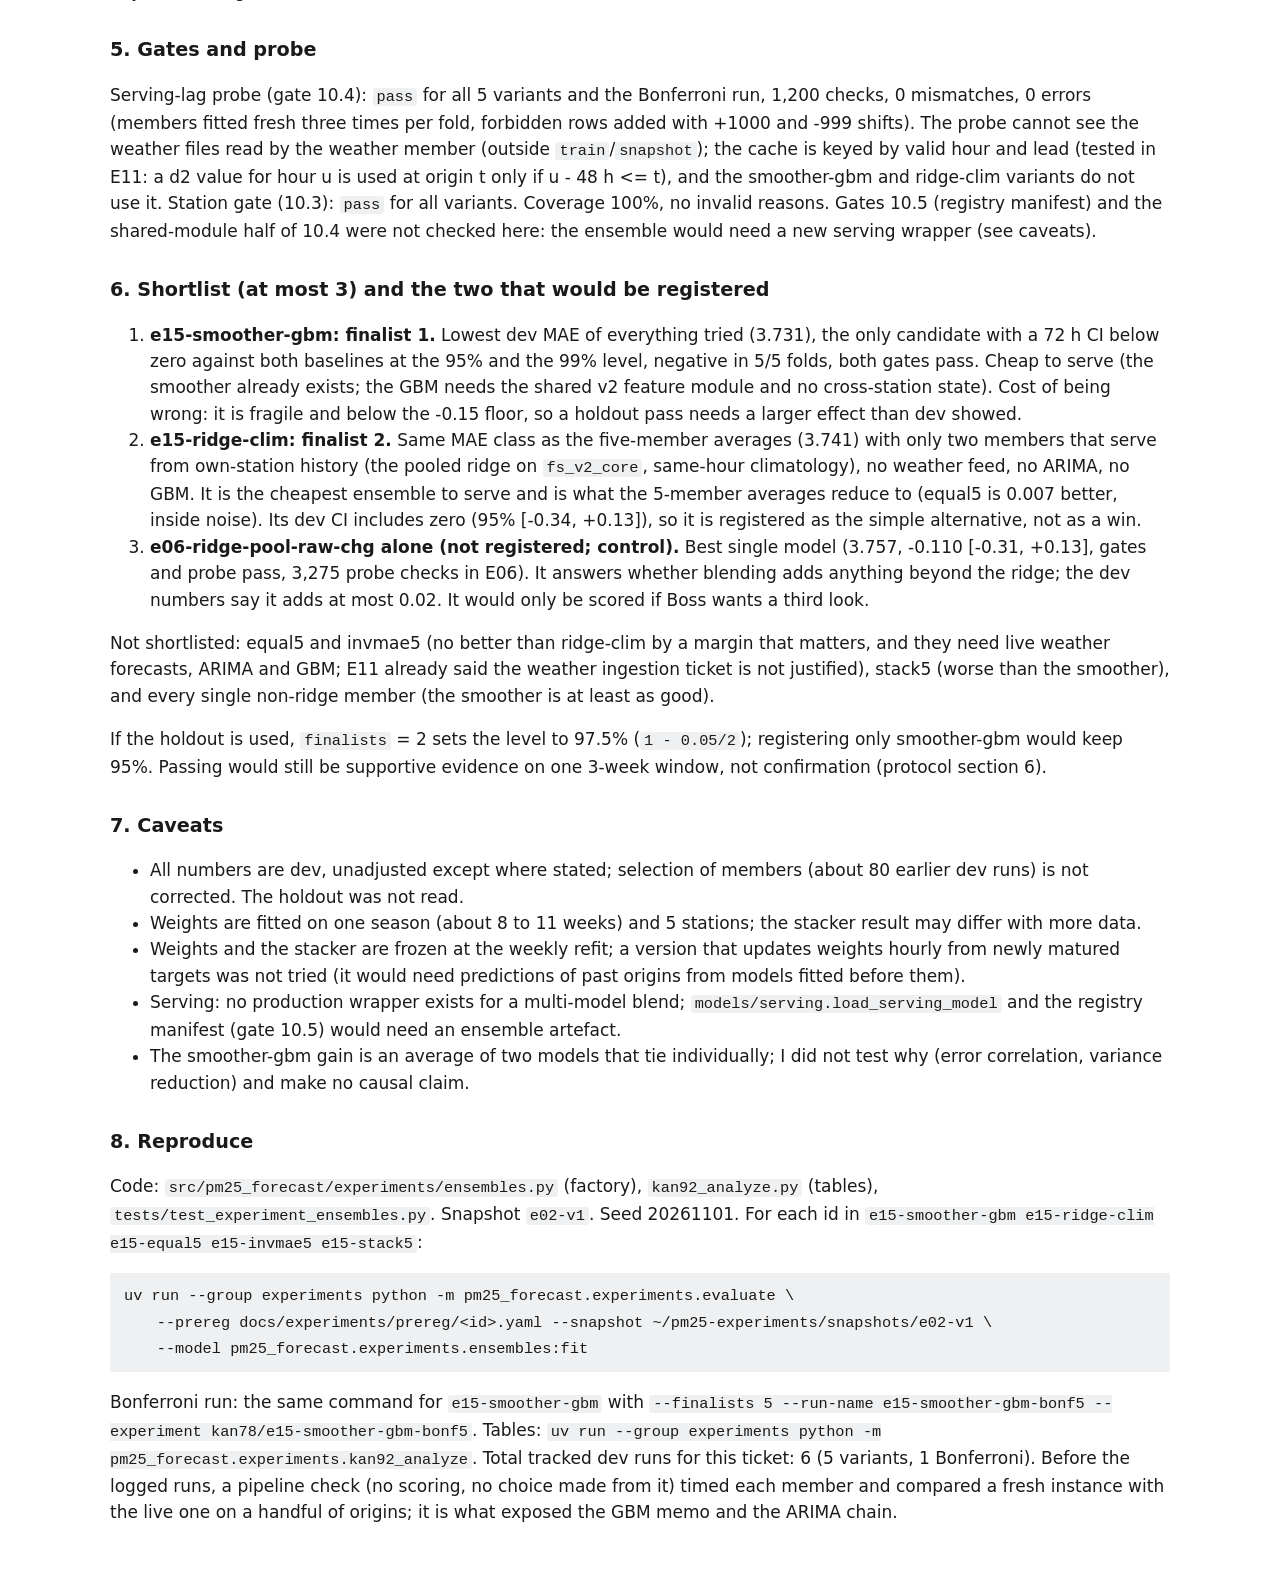
<file: docs/experiments/reports/KAN-92.html>
<!doctype html><html lang="en"><head><meta charset="utf-8"><meta name="viewport" content="width=device-width,initial-scale=1"><title>E15 Ensembles of the family-best models (KAN-92)</title><style>
:root{--ink:#1a1a1a;--muted:#555;--line:#d0d0d0;--bg:#fff;--soft:#f4f6f8;--blue:#0072B2;--warn:#FFF4DB;--warnb:#B87800}
*{box-sizing:border-box}
body{font:17px/1.55 system-ui,-apple-system,"Segoe UI",Roboto,sans-serif;color:var(--ink);background:var(--bg);margin:0}
main{max-width:1100px;margin:0 auto;padding:24px 20px 64px}
h1{font-size:1.8rem;line-height:1.25;margin:.2em 0}
h2{font-size:1.4rem;margin-top:2.2em;border-bottom:2px solid var(--line);padding-bottom:.2em}
h3{font-size:1.2rem;margin:1.6em 0 .5em}
.meta{color:var(--muted);font-size:.95rem}
.chip{display:inline-block;border:1px solid var(--line);border-radius:12px;padding:1px 10px;margin:2px 4px 2px 0;font-size:.9rem;background:var(--soft)}
.box{background:var(--soft);border-left:5px solid var(--blue);padding:10px 16px;border-radius:4px;margin:14px 0}
.box h4{margin:.2em 0 .4em;font-size:1rem}
.warn{background:var(--warn);border-left-color:var(--warnb)}
.plot-grid{display:grid;grid-template-columns:minmax(0,2fr) minmax(220px,1fr);gap:18px;align-items:start}
@media (max-width:860px){.plot-grid{grid-template-columns:1fr}}
figure{margin:0}
figure img{max-width:100%;height:auto;border:1px solid var(--line)}
figcaption{font-size:.95rem;color:var(--muted);margin-top:6px}
.scroll{overflow-x:auto}
table{border-collapse:collapse;font-size:.92rem;margin:10px 0}
th,td{border:1px solid var(--line);padding:4px 8px;text-align:left;vertical-align:top}
th{background:var(--soft)}
td.n{text-align:right;font-variant-numeric:tabular-nums}
code{background:#eef0f2;padding:0 4px;border-radius:3px;font-size:.9em}
pre{background:#eef0f2;padding:10px;overflow-x:auto}
.tag{font-weight:600}
.narr{border-top:1px solid var(--line);margin-top:8px}
dl dt{font-weight:600;margin-top:.6em}dl dd{margin:0 0 0 1em}
</style></head><body><main><p class="meta"><a href="index.html">All experiments</a></p><h1>E15 Ensembles of the family-best models (KAN-92)</h1>
<p><span class="chip">KAN-92</span><span class="chip">status: written up</span><span class="chip">split: dev only</span><span class="chip">5 variants</span><span class="chip">snapshot a00cfc9edd4c</span><span class="chip">4200 +24 h pairs per variant</span><span class="chip">aggregates only, no raw data</span></p>
<div class="box"><h4>Finding (computed from the runs)</h4><p class="tag">No variant clearly beats the smoother. 1 of 5 have a CI below zero but are fragile (e15-smoother-gbm).</p><p>Written verdict (e15-ensembles.md): <strong>NO CONFIRMED WIN, ONE LEAD.</strong></p></div>
<div class="box warn"><strong>e15-smoother-gbm-bonf5 use a different CI level (sensitivity check) and are left out of the plots.</strong></div>
<div class="box"><h4>How to read this report</h4><dl><dt>MAE (mean absolute error)</dt><dd>The average size of the forecast miss, in ug/m3 of PM2.5, 24 hours ahead. Lower is better. All numbers here are +24 h unless a label says otherwise.</dd><dt>Persistence and the smoother</dt><dd>Persistence predicts &#x27;tomorrow equals now&#x27;. The smoother is the current simple baseline: a blend of the latest reading and the 24 h average (KAN-76). A model has to beat both to be worth building on.</dd><dt>Skill vs persistence</dt><dd>The percentage by which a model&#x27;s MAE is below persistence&#x27;s. 0% means no better than persistence. The smoother already earns about 10%, so a model must beat that, not only persistence.</dd><dt>Paired CI (95%, 72 h blocks)</dt><dd>For the same station-hours we subtract the smoother&#x27;s error from the model&#x27;s error and average. Negative means the model is better. The 95% confidence interval is the plausible range for that average, from a block bootstrap (72 h blocks, because neighbouring hours are correlated).</dd><dt>Why the CI must be entirely below zero</dt><dd>If the interval includes zero, the data cannot tell the model from the smoother: the gap may be noise. Only an interval completely below zero is evidence of an improvement. A negative point estimate alone is not.</dd><dt>Dev vs holdout</dt><dd>Dev is the period used to build and compare models; picking the best of many variants on it flatters the winner. The holdout is a locked later period scored once for the final candidate. These reports show dev only, so nothing here is evidence of future or holdout performance.</dd><dt>Fragile</dt><dd>The 72 h CI is below zero but the interval flips to include zero when the block length is changed to 24 h or 168 h. The conclusion depends on an analysis choice, so it is not trusted.</dd><dt>Exploratory / unadjusted</dt><dd>When many variants are tried, some look good by chance (at 95%, about 1 in 20). Intervals here are not corrected for that, so a lone &#x27;success&#x27; among many is a lead to test on the holdout, not a result.</dd></dl></div>
<h2>Hypothesis and decision rule</h2><h4>Hypotheses (fixed before the runs)</h4><ul><li>The equal blend of the smoother and the E12 best LightGBM without the cross-station group (e12-abl-no-cross, dev MAE 3.874; the full model keeps cross-station state and cannot pass the serving-lag probe) lowers +24 h dev MAE versus the smoother. <span class='meta'>[e15-smoother-gbm, e15-smoother-gbm]</span></li><li>Plain average of the five family-best members lowers +24 h dev MAE versus the smoother. <span class='meta'>[e15-equal5]</span></li><li>Weights proportional to 1/MAE of each member on the newest 14 days of out-of-fold predictions (matured targets only, fixed at each weekly refit) lower +24 h dev MAE versus the smoother. <span class='meta'>[e15-invmae5]</span></li><li>The equal blend of the two best simple members (pooled ridge e06-ridge-pool-raw-chg and 28 d climatology blend e05-clim-28d-blend) lowers +24 h dev MAE versus the smoother. <span class='meta'>[e15-ridge-clim]</span></li><li>A non-negative least squares stacker with intercept, fitted on all out-of-fold predictions of the five members inside each fold&#x27;s training part (inner folds purged by horizon + 1 h), lowers +24 h dev MAE versus the smoother. <span class='meta'>[e15-stack5]</span></li></ul><h4>Decision rule</h4><ul><li>Dev, descriptive. Primary CI: 72 h moving-block bootstrap (B 10,000, seed 20261101), 24 h and 168 h as sensitivities. Five E15 ensemble variants are registered (equal5, invmae5, stack5, smoother-gbm, ridge-clim), K = 5. An ensemble counts as better than the smoother only if its 72 h CI at the Bonferroni level 1 - 0.05/5 = 99% is entirely below zero against both persistence and the smoother, the point estimate vs the smoother is &lt;= -0.15 ug/m3, and the result is not fragile; the best variant by dev mae_24h gets a tracked run at that level (--finalists 5). The unadjusted 95% CI is descriptive. The selection of the five members from earlier tickets (about 100 dev runs) is not corrected and makes every number optimistic. Shortlist rule (up to 3, written reason each, at most 2 would be registered as holdout finalists): an ensemble or member enters only with a CI vs persistence entirely below zero, a dev MAE not above the smoother plus 0.05, a point estimate vs the smoother below zero, and gate checks (serving lag pass, station gate pass) satisfied. No holdout. <span class='meta'>[e15-smoother-gbm, e15-smoother-gbm, e15-equal5, e15-invmae5 and 2 more]</span></li></ul>
<h2>Plots</h2>
<section><h3>Plot 1: Lowest +24 h error is 3.73 (e15-smoother-gbm); smoother 3.87; persistence 4.31</h3><div class="plot-grid"><figure><img alt="Dot plot of +24 h MAE per variant" src="[data-uri]"><figcaption>Variants are sorted by MAE (best on top). The best variant is 3.731, 0.137 below the smoother. A gap this size is only meaningful if the paired interval in the next plot is entirely below zero; the lowest MAE of many variants is partly luck.</figcaption></figure><aside class="box"><h4>How to read this</h4><p>Each dot is one variant&#x27;s average +24 h error. Left is better. The dashed line is persistence (tomorrow equals now); the solid line is the smoother baseline. A variant must be clearly left of the solid line to matter, and &#x27;clearly&#x27; is decided in plot 2, not here.</p></aside></div></section>
<section><h3>Plot 2: No variant clearly beats the smoother: 1 CI below zero but fragile</h3><div class="plot-grid"><figure><img alt="Forest plot of paired MAE differences vs smoother" src="[data-uri]"><figcaption>Bars are 95% paired block-bootstrap CIs (72 h blocks) on the same 4200 station-hours. 5 variants were compared and the intervals are unadjusted for that (exploratory), so some would cross zero by chance alone. Selecting the best of many also makes the winner look better than it is. Fragile: e15-smoother-gbm (CI below zero with 72 h blocks but not with 24 h or 168 h blocks), so do not read it as a win.</figcaption></figure><aside class="box"><h4>How to read this</h4><p>Each bar is the plausible range for how much better (left of zero) or worse (right) a variant is than the smoother on identical cases. Only a bar entirely left of the black zero line is evidence of an improvement; a bar touching or crossing zero cannot be told apart from no difference. Orange diamonds are fragile: they cross zero when the block length is changed.</p></aside></div></section>
<section><h3>Plot 3: Most consistent variant (e15-smoother-gbm) is below the smoother&#x27;s MAE in 5 of 5 weekly folds</h3><div class="plot-grid"><figure><img alt="Heatmap of per-fold MAE difference vs smoother" src="[data-uri]"><figcaption>Number in brackets: folds where the variant&#x27;s MAE is below the smoother&#x27;s. A real improvement should show up in most weeks, not in one lucky week. Fold values have no interval of their own (one week is a small sample) and are descriptive only.</figcaption></figure><aside class="box"><h4>How to read this</h4><p>Each row is a variant, each column a week of test forecasts. Purple cells: the variant had lower error than the smoother that week. Orange cells: higher error. Look for rows that are purple across the whole row.</p></aside></div></section>
<section><h3>Plot 4: e15-smoother-gbm is below the smoother at 5 of 5 stations and 22 of 24 hours</h3><div class="plot-grid"><figure><img alt="MAE by station and by hour of day" src="[data-uri]"><figcaption>The best variant by dev MAE (e15-smoother-gbm, MAE 3.731) against both baselines. Per-station and per-hour values come from few cases each (840 per station, about 175 per hour), carry no CI and are descriptive: they show where a difference comes from, not whether it is real.</figcaption></figure><aside class="box"><h4>How to read this</h4><p>Left: average error per station; shorter bars are better. Right: average error by hour of day of the target. If the blue line only dips under the black line at a few hours or stations, the overall gain is concentrated there rather than general.</p></aside></div></section>
<h2>All variants</h2><div class="scroll"><table><thead><tr><th>variant</th><th>MAE</th><th>skill vs persistence</th><th>diff vs smoother</th><th>95% CI (72 h)</th><th>result</th><th>run</th><th>dirty</th></tr></thead><tbody><tr><td>e15-smoother-gbm-bonf5</td><td class=n>3.731</td><td class=n>0.135</td><td class=n>-0.137</td><td>[-0.245, -0.004]</td><td>FRAGILE (sensitivity, 99.00% CI)</td><td><code>9381dea0</code></td><td></td></tr><tr><td>e15-smoother-gbm</td><td class=n>3.731</td><td class=n>0.135</td><td class=n>-0.137</td><td>[-0.213, -0.033]</td><td>FRAGILE</td><td><code>2ac20eb2</code></td><td></td></tr><tr><td>e15-equal5</td><td class=n>3.734</td><td class=n>0.134</td><td class=n>-0.133</td><td>[-0.332, +0.095]</td><td>includes 0</td><td><code>af5be7e3</code></td><td></td></tr><tr><td>e15-invmae5</td><td class=n>3.736</td><td class=n>0.133</td><td class=n>-0.131</td><td>[-0.333, +0.099]</td><td>includes 0</td><td><code>8b86b1ea</code></td><td></td></tr><tr><td>e15-ridge-clim</td><td class=n>3.741</td><td class=n>0.132</td><td class=n>-0.126</td><td>[-0.345, +0.130]</td><td>includes 0</td><td><code>7491fbe5</code></td><td></td></tr><tr><td>e15-stack5</td><td class=n>3.879</td><td class=n>0.100</td><td class=n>+0.012</td><td>[-0.329, +0.349]</td><td>includes 0</td><td><code>d1f5ac7b</code></td><td></td></tr></tbody></table></div>
<h2>Written analysis</h2><p class="meta">From <code>docs/experiments/e15-ensembles.md</code>, which stays the written source of record.</p><div class="narr"><h2>E15 Ensembles of the family-best models (KAN-92)</h2>
<p>Verdict: <strong>NO CONFIRMED WIN, ONE LEAD.</strong> No ensemble meets the preregistered rule. The stacker is worse than the smoother, and equal and inverse-error averages of all five family-best models are indistinguishable from each other (3.734 and 3.736) with CIs that include zero. The only ensemble whose 72 h CI is entirely below zero against both baselines is the plain blend of the smoother and the E12 LightGBM (mae_24h 3.731, diff vs smoother -0.137 ug/m3, 95% CI [-0.21, -0.03], 99% CI [-0.24, -0.00]), but it is fragile (the 24 h-block CI reaches +0.01), its point estimate is above the -0.15 minimum effect, and it comes from a dev-only, selection-biased pool. Dev split only; the holdout was never touched.</p>
<h3>1. Question, rule, shortlist (fixed in git before the runs)</h3>
<p>Preregs: <code>docs/experiments/prereg/e15-*.yaml</code> (5 files, committed with the code in <code>020c1df</code> before any logged run; every run is clean, <code>git_dirty = false</code>). Question: does combining the best model of each family lower +24 h dev MAE versus the smoother, and which (at most 3) candidates deserve the locked holdout?</p>
<p>Variants registered (K = 5, all counted for the multiple-comparison correction of protocol section 8):</p>
<div class="scroll"><table><thead><tr><th>id</th><th>what it combines</th><th>fitted weights</th></tr></thead><tbody><tr><td>e15-equal5</td><td>plain average of ridge, climatology, GBM, ARIMA, weather-LightGBM</td><td>none</td></tr><tr><td>e15-invmae5</td><td>the same five, weights proportional to 1/MAE on the newest 14 days of out-of-fold predictions</td><td>per fold, from matured targets only</td></tr><tr><td>e15-stack5</td><td>the same five, non-negative least squares with intercept on all out-of-fold predictions</td><td>per fold</td></tr><tr><td>e15-smoother-gbm</td><td>0.5 x smoother + 0.5 x E12 LightGBM (no cross-station group)</td><td>none</td></tr><tr><td>e15-ridge-clim</td><td>0.5 x pooled ridge + 0.5 x 28 d climatology blend (the two best simple members)</td><td>none</td></tr></tbody></table></div>
<p>Rule (in every prereg): an ensemble counts as better than the smoother only if its 72 h CI at the Bonferroni level 1 - 0.05/5 = 99% is entirely below zero against both persistence and the smoother, the point estimate vs the smoother is &lt;= -0.15 ug/m3, and it is not fragile. Shortlist rule: CI vs persistence entirely below zero, dev MAE within 0.05 of the smoother, point estimate vs the smoother below zero, serving-lag and station gates pass. Up to 3 are listed; at most 2 would be registered (protocol section 8).</p>
<h3>2. Members, and three deviations from the ticket text</h3>
<p>Members are the family-best configurations of E05, E06, E07, E11 and E12, with the frozen parameters of their preregistrations (<code>COMPONENT_PARAMS</code> in <code>src/pm25_forecast/experiments/ensembles.py</code>; a test compares them with the YAML files). Nothing was re-tuned. Three members differ from the names in the ticket, each for a servability reason found while testing:</p>
<ol><li><strong>GBM = <code>e12-abl-no-cross</code>, not <code>e12-full-l2-delta</code>.</strong> The full model reads the other stations from a memo of earlier calls. A fresh instance (what the serving-lag probe uses) predicted 14.874 where the live one predicted 14.865 (same origin, same data), so any ensemble containing it could only be <code>inconclusive</code> at gate 10.4. The no-cross twin is an E12 ablation that was preregistered and run in E12 (mae_24h 3.874 vs 3.868 for the full model; difference inside noise) and reproduces exactly.</li><li><strong>Weather = <code>e11-lgbm-wx-d2</code> (previous_day2), not <code>e11-lgbm-wx</code> (previous_day1).</strong> The d2 model is better (3.958 vs 3.970) and its weather is strictly available at the origin (protocol section 2); d1 is not (E11 caveat).</li><li><strong>ARIMA runs with a <code>stateless</code> flag</strong> (new, off by default, in <code>timeseries.py</code>): every call filters the last 336 h with the frozen refit parameters instead of extending a state chain. The chain version differs from a fresh instance at about 1e-7, above the probe's 1e-9 tolerance. Forecasts differ from the E07 chain by up to about 4e-4 ug/m3 in the 4 origins compared (not a full-run comparison). While adding the flag I found that the existing fallback branch of <code>advance</code> called <code>.apply</code> on the chain object instead of on its results (it would raise); fixed with <code>.results</code>.</li></ol>
<h3>3. Method</h3>
<ul><li><strong>Combination at predict time.</strong> One factory (<code>pm25_forecast.experiments.ensembles:fit</code>) per fold: it fits the members on the same <code>TrainSnapshot</code>, and the predictor combines their forecasts. It first rebuilds the snapshot with only rows that have <code>ts &lt;= origin - 1 h</code> and <code>available_at &lt;= origin</code> (by time, not position; several members slice <code>snapshot.observations</code> by position, which the probe punishes). A member that returns None makes the ensemble return None, so all variants score the same rows (coverage 100%, 4,200 pairs).</li><li><strong>Out-of-fold predictions</strong> (invmae and stack only). Inside each outer fold's training part, <code>gbm.inner_cv_masks</code> (not re-implemented) gives 3 expanding-window inner splits purged by horizon + 1 h. For every inner split each member is refitted on the rows matured at that split's refit time (the newest training label plus 1 h) and predicts the inner validation pairs from serving-lag snapshots. Nothing from the outer fold and no label unavailable at the validation origin is used (tested: <code>test_out_of_fold_predictions_respect_the_purge</code>). Weights are frozen at the weekly refit; they do not update inside the week. ARIMA needs 14 days, so in the early folds its first inner split has no forecast and those rows are dropped (OOF rows per outer fold: 1,695 / 2,115 / 2,535 / 2,955 / 5,065).</li><li><strong>Inverse-error weights</strong>: 1/MAE of each member over the newest 14 days of OOF rows, normalised. <strong>Stacker</strong>: <code>LinearRegression(positive=True)</code> with intercept on all OOF rows, pooled over stations.</li><li>Evaluation: the standard runner (dev, 5 weekly folds, 5 stations, horizon 24 only, 72 h block bootstrap B = 10,000, seed 20261101, DM with Newey-West m = 167). Member side effects (KAN-84 coefficient dump, KAN-88 prediction CSV) are redirected to <code>~/pm25-experiments/cache/kan92</code> so the earlier tickets' files are not overwritten.</li></ul>
<h3>4. Results (dev, +24 h; 4,200 pairs; persistence 4.311, smoother 3.867)</h3>
<p>Numbers are printed by <code>python -m pm25_forecast.experiments.kan92_analyze</code> from the tracked runs.</p>
<div class="scroll"><table><thead><tr><th>run</th><th>mae_24h</th><th>skill vs pers.</th><th>diff vs pers. [95% CI]</th><th>diff vs smoother [95% CI]</th><th>folds &lt; 0 vs smoother</th><th>DM p (m=167)</th><th>fragile</th><th>station gate</th><th>serving lag</th><th>MLflow</th></tr></thead><tbody><tr><td>e15-smoother-gbm</td><td>3.731</td><td>+0.135</td><td>-0.581 [-0.78, -0.40]</td><td>-0.137 [-0.21, -0.03]</td><td>5/5</td><td>0.013</td><td>yes</td><td>pass</td><td>pass (1200 checks)</td><td>2ac20eb2</td></tr><tr><td>e15-equal5</td><td>3.734</td><td>+0.134</td><td>-0.578 [-0.85, -0.35]</td><td>-0.133 [-0.33, +0.10]</td><td>4/5</td><td>0.218</td><td>no</td><td>pass</td><td>pass</td><td>af5be7e3</td></tr><tr><td>e15-invmae5</td><td>3.736</td><td>+0.133</td><td>-0.575 [-0.85, -0.35]</td><td>-0.131 [-0.33, +0.10]</td><td>4/5</td><td>0.225</td><td>no</td><td>pass</td><td>pass</td><td>8b86b1ea</td></tr><tr><td>e15-ridge-clim</td><td>3.741</td><td>+0.132</td><td>-0.570 [-0.83, -0.32]</td><td>-0.126 [-0.34, +0.13]</td><td>3/5</td><td>0.208</td><td>no</td><td>pass</td><td>pass</td><td>7491fbe5</td></tr><tr><td>e15-stack5</td><td>3.879</td><td>+0.100</td><td>-0.432 [-0.83, -0.10]</td><td>+0.012 [-0.33, +0.35]</td><td>3/5</td><td>0.941</td><td>no</td><td>pass</td><td>pass</td><td>d1f5ac7b</td></tr></tbody></table></div>
<p>Members, for reference (earlier tickets): ridge 3.757 (diff vs smoother -0.110 [-0.31, +0.13]), climatology 3.791 (-0.076 [-0.34, +0.21]), E12 GBM 3.868 (+0.001 [-0.23, +0.26]), ARIMA 3.965 (+0.098 [-0.07, +0.23]), weather d2 3.958 (+0.091 [-0.37, +0.47]). The four averaging ensembles are each better than every single member, but equal5 and invmae5 are only 0.02 better than the pooled ridge alone, and the CIs overlap completely.</p>
<p><strong>Correction for the 5 variants.</strong> The Bonferroni run (K = 5, level 99%, run <code>9381dea0</code>, same prereg, tracked in <code>kan78/e15-smoother-gbm-bonf5</code>) for the best variant: diff vs smoother -0.137 [-0.245, -0.004], diff vs persistence -0.581 [-0.846, -0.339]. Still entirely below zero at 72 h blocks, by 0.004. The other four variants have unadjusted CIs that already include zero, so the correction cannot help them (a wider interval contains the narrower one).</p>
<p><strong>Why the smoother-gbm lead is weak.</strong></p>
<ul><li>Fragile: block-length sensitivity at 95% is 24 h [-0.31, +0.01], 168 h [-0.21, -0.07]; at 99% the 24 h interval is [-0.37, +0.06]. DM is significant only with the widest bandwidth (p 0.013 at m = 167, 0.058 at m = 47, 0.095 at m = h-1).</li><li>The point estimate -0.137 is above the -0.15 floor of the promotion gate; the preregistered rule (&lt;= -0.15) is therefore not met.</li><li>It is negative in all 5 folds, but folds 0 and 3 by only -0.023 and -0.026; fold 4 contributes -0.372.</li><li>Station gate: all 5 stations are better than persistence (worst -0.107 relative, CI high -0.040).</li><li>The GBM was chosen from 16 E12 runs and the other members from about 60 earlier dev runs; the blend itself was specified by the ticket before any data. The 99% interval corrects only for the 5 E15 variants, not for that upstream selection, so it is optimistic.</li></ul>
<p><strong>Fitted weights.</strong> invmae: mean weights ridge 0.21, climatology 0.20, GBM 0.20, ARIMA 0.19, weather 0.20 (inner-fold MAEs of the members differ by only 0.2, so the weighting is almost the equal average, which is why the two have the same score). stack: ridge 0.33, climatology 0.22, GBM 0.00, ARIMA 0.02, weather 0.40; weights sum 0.86 to 1.10 and intercepts range -0.35 to +1.53 across folds. The OOF MAE of the stacker is below every member's on training data but it is worse than the smoother outside it (+0.012; worse than the smoother in folds 0 and 3). The weights are unstable between folds and the stacker overfits the inner folds; with 5 stations and about 8 weeks of data a fitted combiner has little to learn beyond "average".</p>
<h3>5. Gates and probe</h3>
<p>Serving-lag probe (gate 10.4): <code>pass</code> for all 5 variants and the Bonferroni run, 1,200 checks, 0 mismatches, 0 errors (members fitted fresh three times per fold, forbidden rows added with +1000 and -999 shifts). The probe cannot see the weather files read by the weather member (outside <code>train</code>/<code>snapshot</code>); the cache is keyed by valid hour and lead (tested in E11: a d2 value for hour u is used at origin t only if u - 48 h &lt;= t), and the smoother-gbm and ridge-clim variants do not use it. Station gate (10.3): <code>pass</code> for all variants. Coverage 100%, no invalid reasons. Gates 10.5 (registry manifest) and the shared-module half of 10.4 were not checked here: the ensemble would need a new serving wrapper (see caveats).</p>
<h3>6. Shortlist (at most 3) and the two that would be registered</h3>
<ol><li><strong>e15-smoother-gbm: finalist 1.</strong> Lowest dev MAE of everything tried (3.731), the only candidate with a 72 h CI below zero against both baselines at the 95% and the 99% level, negative in 5/5 folds, both gates pass. Cheap to serve (the smoother already exists; the GBM needs the shared v2 feature module and no cross-station state). Cost of being wrong: it is fragile and below the -0.15 floor, so a holdout pass needs a larger effect than dev showed.</li><li><strong>e15-ridge-clim: finalist 2.</strong> Same MAE class as the five-member averages (3.741) with only two members that serve from own-station history (the pooled ridge on <code>fs_v2_core</code>, same-hour climatology), no weather feed, no ARIMA, no GBM. It is the cheapest ensemble to serve and is what the 5-member averages reduce to (equal5 is 0.007 better, inside noise). Its dev CI includes zero (95% [-0.34, +0.13]), so it is registered as the simple alternative, not as a win.</li><li><strong>e06-ridge-pool-raw-chg alone (not registered; control).</strong> Best single model (3.757, -0.110 [-0.31, +0.13], gates and probe pass, 3,275 probe checks in E06). It answers whether blending adds anything beyond the ridge; the dev numbers say it adds at most 0.02. It would only be scored if Boss wants a third look.</li></ol>
<p>Not shortlisted: equal5 and invmae5 (no better than ridge-clim by a margin that matters, and they need live weather forecasts, ARIMA and GBM; E11 already said the weather ingestion ticket is not justified), stack5 (worse than the smoother), and every single non-ridge member (the smoother is at least as good).</p>
<p>If the holdout is used, <code>finalists</code> = 2 sets the level to 97.5% (<code>1 - 0.05/2</code>); registering only smoother-gbm would keep 95%. Passing would still be supportive evidence on one 3-week window, not confirmation (protocol section 6).</p>
<h3>7. Caveats</h3>
<ul><li>All numbers are dev, unadjusted except where stated; selection of members (about 80 earlier dev runs) is not corrected. The holdout was not read.</li><li>Weights are fitted on one season (about 8 to 11 weeks) and 5 stations; the stacker result may differ with more data.</li><li>Weights and the stacker are frozen at the weekly refit; a version that updates weights hourly from newly matured targets was not tried (it would need predictions of past origins from models fitted before them).</li><li>Serving: no production wrapper exists for a multi-model blend; <code>models/serving.load_serving_model</code> and the registry manifest (gate 10.5) would need an ensemble artefact.</li><li>The smoother-gbm gain is an average of two models that tie individually; I did not test why (error correlation, variance reduction) and make no causal claim.</li></ul>
<h3>8. Reproduce</h3>
<p>Code: <code>src/pm25_forecast/experiments/ensembles.py</code> (factory), <code>kan92_analyze.py</code> (tables), <code>tests/test_experiment_ensembles.py</code>. Snapshot <code>e02-v1</code>. Seed 20261101. For each id in <code>e15-smoother-gbm e15-ridge-clim e15-equal5 e15-invmae5 e15-stack5</code>:</p>
<pre><code>uv run --group experiments python -m pm25_forecast.experiments.evaluate \
    --prereg docs/experiments/prereg/&lt;id&gt;.yaml --snapshot ~/pm25-experiments/snapshots/e02-v1 \
    --model pm25_forecast.experiments.ensembles:fit</code></pre>
<p>Bonferroni run: the same command for <code>e15-smoother-gbm</code> with <code>--finalists 5 --run-name e15-smoother-gbm-bonf5 --experiment kan78/e15-smoother-gbm-bonf5</code>. Tables: <code>uv run --group experiments python -m pm25_forecast.experiments.kan92_analyze</code>. Total tracked dev runs for this ticket: 6 (5 variants, 1 Bonferroni). Before the logged runs, a pipeline check (no scoring, no choice made from it) timed each member and compared a fresh instance with the live one on a handful of origins; it is what exposed the GBM memo and the ARIMA chain.</p></div></main></body></html>
</file>
